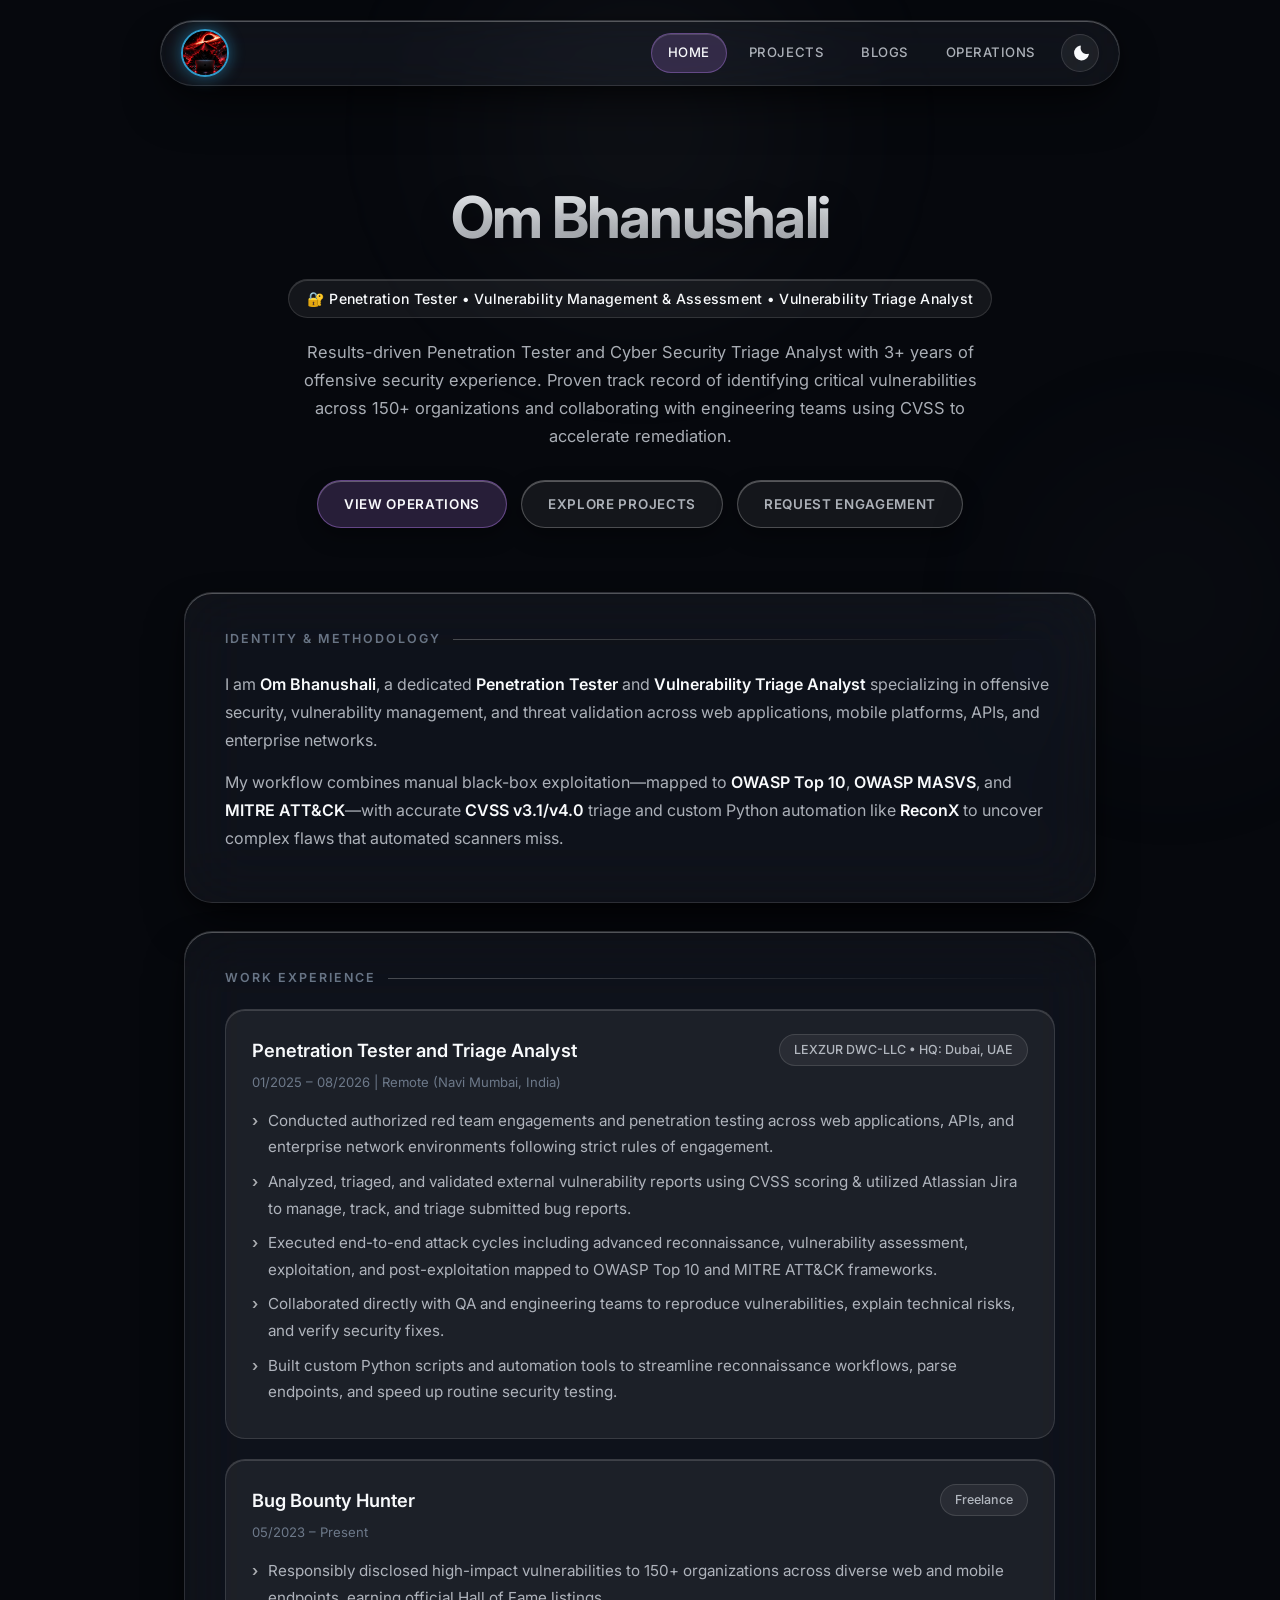
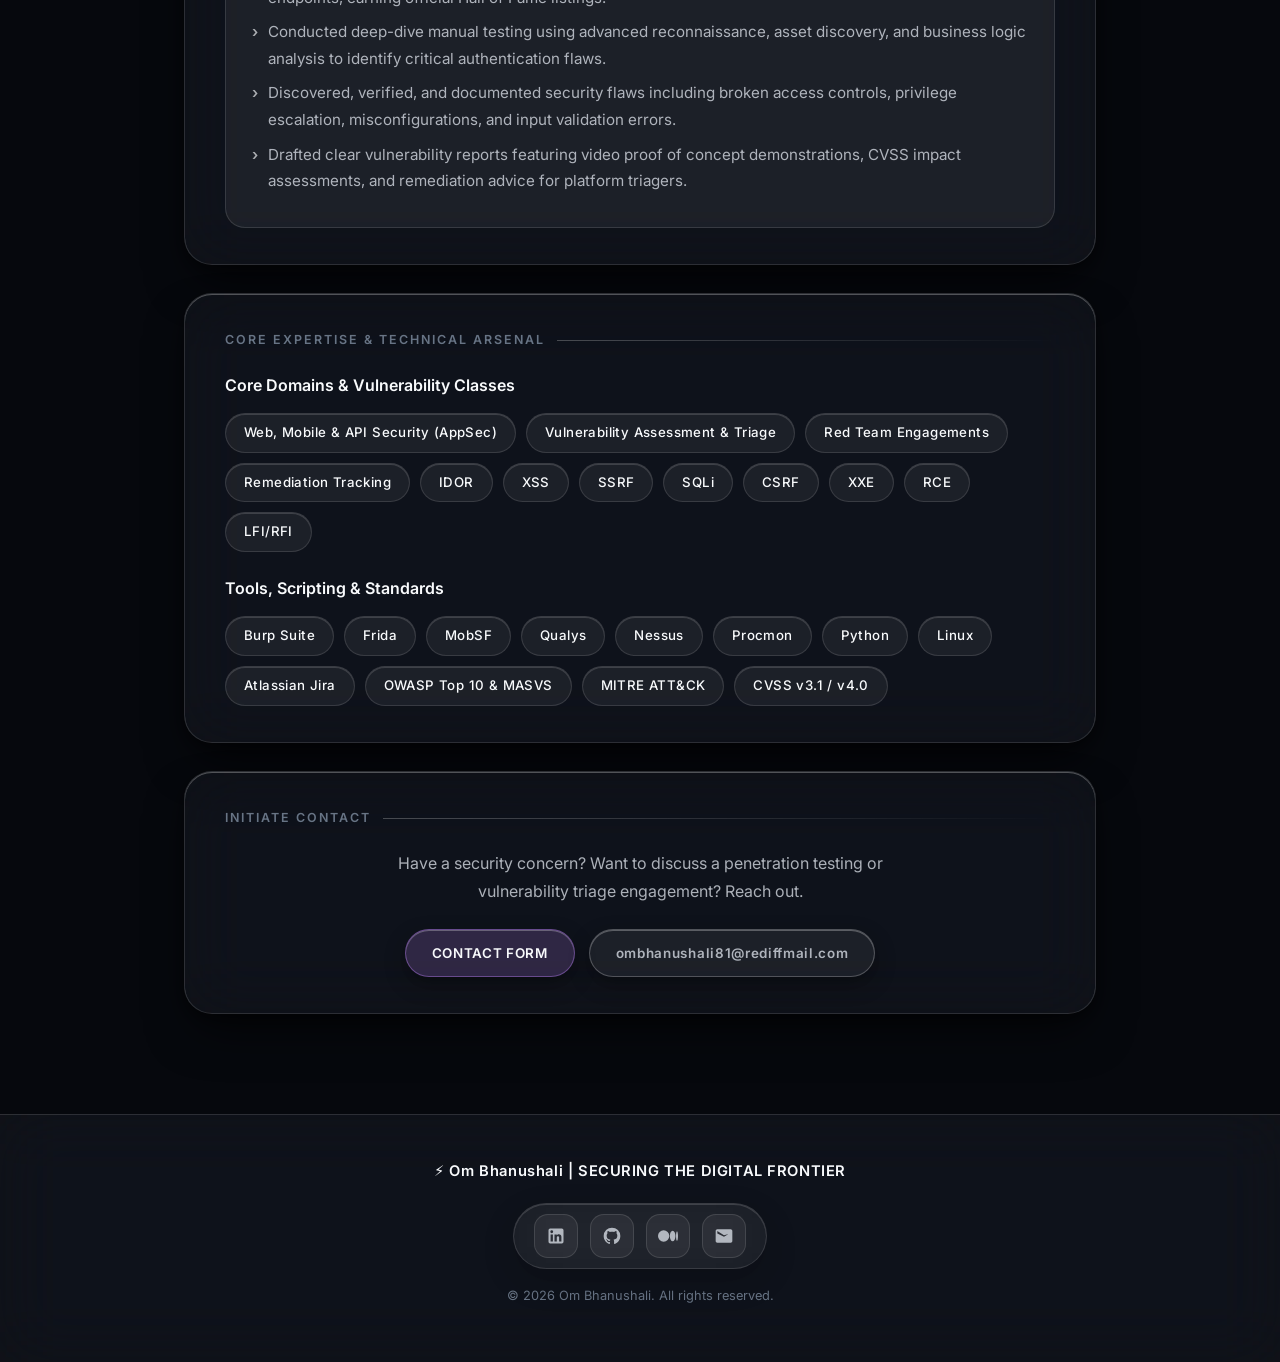
<file: index.html>
<!DOCTYPE html>
<html lang="en">
<head>
    <meta charset="UTF-8">
    <meta name="viewport" content="width=device-width, initial-scale=1.0">
    <meta name="description" content="Om Bhanushali | Penetration Tester, Vulnerability Management & Assessment, Vulnerability Triage Analyst">
    <title>Om Bhanushali | Penetration Tester & Vulnerability Triage Analyst</title>
    <link rel="preconnect" href="https://fonts.googleapis.com">
    <link rel="preconnect" href="https://fonts.gstatic.com" crossorigin>
    <link href="https://fonts.googleapis.com/css2?family=Inter:wght@300;400;500;600;700&display=swap" rel="stylesheet">
    <link rel="stylesheet" href="style.css">
    <link href="https://unpkg.com/aos@2.3.1/dist/aos.css" rel="stylesheet">
</head>
<body>
    <div class="cursor-dot"></div>

    <div class="spatial-ambient" aria-hidden="true">
        <div class="ambient-orb orb-primary"></div>
        <div class="ambient-orb orb-secondary"></div>
    </div>

    <nav class="glass-nav">
        <a href="index.html" class="nav-brand" title="Om Bhanushali">
            <img src="Cyber-Ninja%20Hacker%20Before%20a%20Black%20Hole.png" onerror="this.onerror=null; this.src='https://avatars.githubusercontent.com/u/177189664?v=4';" alt="Om Bhanushali Logo" class="nav-avatar">
        </a>
        
        <div class="nav-right-cluster">
            <div class="nav-links">
                <a href="index.html" class="active">HOME</a>
                <a href="projects.html">PROJECTS</a>
                <a href="blogs.html">BLOGS</a>
                <a href="op.html">OPERATIONS</a>
            </div>
            
            <button id="theme-toggle" class="theme-toggle-btn" title="Toggle Light/Dark Mode">
                <svg id="sun-icon" viewBox="0 0 24 24" style="display: none;">
                    <path d="M12 18a6 6 0 1 1 0-12 6 6 0 0 1 0 12zM11 1h2v3h-2V1zm0 19h2v3h-2v-3zM3.515 4.929l1.414-1.414L7.05 5.636 5.636 7.05 3.515 4.929zM16.95 18.364l1.414-1.414 2.121 2.121-1.414 1.414-2.121-2.121zM1 11h3v2H1v-2zm19 0h3v2h-3v-2zM5.636 16.95l1.414 1.414-2.121 2.121-1.414-1.414 2.121-2.121zM18.364 5.636l1.414 1.414-2.121 2.121-1.414-1.414 2.121-2.121z"/>
                </svg>
                <svg id="moon-icon" viewBox="0 0 24 24">
                    <path d="M12.3 2.05a1 1 0 0 1 .75 1.18 8 8 0 0 0 9.72 9.72 1 1 0 0 1 1.18.75 10 10 0 1 1-11.65-11.65z"/>
                </svg>
            </button>
        </div>
    </nav>

    <div class="container">
        <header class="hero text-center" data-aos="fade-down">
            <h1 class="glitch" data-text="Om Bhanushali">Om Bhanushali</h1>
            <p class="cyber-subtitle">
                🔐 Penetration Tester • Vulnerability Management & Assessment • Vulnerability Triage Analyst
            </p>
            <p class="hero-description">
                Results-driven Penetration Tester and Cyber Security Triage Analyst with 3+ years of offensive security experience. Proven track record of identifying critical vulnerabilities across 150+ organizations and collaborating with engineering teams using CVSS to accelerate remediation.
            </p>
            <div class="hero-actions">
                <a href="op.html" class="btn btn-primary">VIEW OPERATIONS</a>
                <a href="projects.html" class="btn btn-secondary">EXPLORE PROJECTS</a>
                <a href="op.html#contact-form" class="btn btn-secondary">REQUEST ENGAGEMENT</a>
            </div>
        </header>

        <section id="identity" class="glass-panel chamber" data-aos="fade-up">
            <h2 class="neon-heading">IDENTITY & METHODOLOGY</h2>
            <p class="section-text">
                I am <strong>Om Bhanushali</strong>, a dedicated <strong>Penetration Tester</strong> and <strong>Vulnerability Triage Analyst</strong> specializing in offensive security, vulnerability management, and threat validation across web applications, mobile platforms, APIs, and enterprise networks.
            </p>
            <p class="section-text">
                My workflow combines manual black-box exploitation—mapped to <strong>OWASP Top 10</strong>, <strong>OWASP MASVS</strong>, and <strong>MITRE ATT&CK</strong>—with accurate <strong>CVSS v3.1/v4.0</strong> triage and custom Python automation like <strong>ReconX</strong> to uncover complex flaws that automated scanners miss.
            </p>
        </section>

        <section id="experience" class="glass-panel chamber" data-aos="fade-up">
            <h2 class="neon-heading">WORK EXPERIENCE</h2>
            
            <div class="experience-item">
                <div class="experience-header">
                    <h3 class="role-title">Penetration Tester and Triage Analyst</h3>
                    <span class="company-badge">LEXZUR DWC-LLC • HQ: Dubai, UAE</span>
                </div>
                <p class="experience-meta">01/2025 – 08/2026 | Remote (Navi Mumbai, India)</p>
                <ul class="spatial-list">
                    <li><span class="list-indicator">›</span> Conducted authorized red team engagements and penetration testing across web applications, APIs, and enterprise network environments following strict rules of engagement.</li>
                    <li><span class="list-indicator">›</span> Analyzed, triaged, and validated external vulnerability reports using CVSS scoring & utilized Atlassian Jira to manage, track, and triage submitted bug reports.</li>
                    <li><span class="list-indicator">›</span> Executed end-to-end attack cycles including advanced reconnaissance, vulnerability assessment, exploitation, and post-exploitation mapped to OWASP Top 10 and MITRE ATT&CK frameworks.</li>
                    <li><span class="list-indicator">›</span> Collaborated directly with QA and engineering teams to reproduce vulnerabilities, explain technical risks, and verify security fixes.</li>
                    <li><span class="list-indicator">›</span> Built custom Python scripts and automation tools to streamline reconnaissance workflows, parse endpoints, and speed up routine security testing.</li>
                </ul>
            </div>

            <div class="experience-item" style="margin-top: 20px;">
                <div class="experience-header">
                    <h3 class="role-title">Bug Bounty Hunter</h3>
                    <span class="company-badge">Freelance</span>
                </div>
                <p class="experience-meta">05/2023 – Present</p>
                <ul class="spatial-list">
                    <li><span class="list-indicator">›</span> Responsibly disclosed high-impact vulnerabilities to 150+ organizations across diverse web and mobile endpoints, earning official Hall of Fame listings.</li>
                    <li><span class="list-indicator">›</span> Conducted deep-dive manual testing using advanced reconnaissance, asset discovery, and business logic analysis to identify critical authentication flaws.</li>
                    <li><span class="list-indicator">›</span> Discovered, verified, and documented security flaws including broken access controls, privilege escalation, misconfigurations, and input validation errors.</li>
                    <li><span class="list-indicator">›</span> Drafted clear vulnerability reports featuring video proof of concept demonstrations, CVSS impact assessments, and remediation advice for platform triagers.</li>
                </ul>
            </div>
        </section>

        <section id="expertise" class="glass-panel chamber" data-aos="fade-up">
            <h2 class="neon-heading">CORE EXPERTISE & TECHNICAL ARSENAL</h2>
            <p class="section-text"><strong>Core Domains & Vulnerability Classes</strong></p>
            <div class="expertise-grid" style="margin-bottom: 22px;">
                <span class="spatial-pill">Web, Mobile & API Security (AppSec)</span>
                <span class="spatial-pill">Vulnerability Assessment & Triage</span>
                <span class="spatial-pill">Red Team Engagements</span>
                <span class="spatial-pill">Remediation Tracking</span>
                <span class="spatial-pill">IDOR</span>
                <span class="spatial-pill">XSS</span>
                <span class="spatial-pill">SSRF</span>
                <span class="spatial-pill">SQLi</span>
                <span class="spatial-pill">CSRF</span>
                <span class="spatial-pill">XXE</span>
                <span class="spatial-pill">RCE</span>
                <span class="spatial-pill">LFI/RFI</span>
            </div>

            <p class="section-text"><strong>Tools, Scripting & Standards</strong></p>
            <div class="expertise-grid">
                <span class="spatial-pill">Burp Suite</span>
                <span class="spatial-pill">Frida</span>
                <span class="spatial-pill">MobSF</span>
                <span class="spatial-pill">Qualys</span>
                <span class="spatial-pill">Nessus</span>
                <span class="spatial-pill">Procmon</span>
                <span class="spatial-pill">Python</span>
                <span class="spatial-pill">Linux</span>
                <span class="spatial-pill">Atlassian Jira</span>
                <span class="spatial-pill">OWASP Top 10 & MASVS</span>
                <span class="spatial-pill">MITRE ATT&CK</span>
                <span class="spatial-pill">CVSS v3.1 / v4.0</span>
            </div>
        </section>

        <section id="contact" class="glass-panel chamber contact-chamber" data-aos="fade-up" style="text-align: center;">
            <h2 class="neon-heading" style="justify-content: center;">INITIATE CONTACT</h2>
            <p class="section-text" style="max-width: 540px; margin: 0 auto 24px;">
                Have a security concern? Want to discuss a penetration testing or vulnerability triage engagement? Reach out.
            </p>
            <div class="hero-actions">
                <a href="op.html#contact-form" class="btn btn-primary">CONTACT FORM</a>
                <a href="mailto:ombhanushali81@rediffmail.com" class="btn btn-secondary">ombhanushali81@rediffmail.com</a>
            </div>
        </section>
    </div>

    <footer class="glass-footer">
        <p class="footer-tagline">⚡ Om Bhanushali | SECURING THE DIGITAL FRONTIER</p>
        
        <div class="glass-social-dock">
            <a href="https://www.linkedin.com/in/tsxninja" target="_blank" rel="noopener noreferrer" class="social-icon-btn" title="LinkedIn">
                <svg viewBox="0 0 24 24"><path d="M19 3a2 2 0 0 1 2 2v14a2 2 0 0 1-2 2H5a2 2 0 0 1-2-2V5a2 2 0 0 1 2-2h14m-.5 15.5v-5.3a3.26 3.26 0 0 0-3.26-3.26c-.85 0-1.84.52-2.28 1.3v-1.11h-2.79v8.37h2.79v-4.93c0-.77.62-1.4 1.39-1.4a1.4 1.4 0 0 1 1.4 1.4v4.93h2.75M6.88 8.56a1.68 1.68 0 0 0 1.68-1.68c0-.93-.75-1.69-1.68-1.69a1.69 1.69 0 0 0-1.69 1.69c0 .93.76 1.68 1.69 1.68m1.39 9.94v-8.37H5.5v8.37h2.77z"/></svg>
            </a>
            <a href="https://github.com/tsx-ninja" target="_blank" rel="noopener noreferrer" class="social-icon-btn" title="GitHub">
                <svg viewBox="0 0 24 24"><path d="M12 2A10 10 0 0 0 2 12c0 4.42 2.87 8.17 6.84 9.5.5.08.66-.23.66-.5v-1.69c-2.77.6-3.36-1.34-3.36-1.34-.46-1.16-1.11-1.47-1.11-1.47-.91-.62.07-.6.07-.6 1 .07 1.53 1.03 1.53 1.03.87 1.52 2.34 1.07 2.91.83.1-.65.35-1.09.63-1.34-2.22-.25-4.55-1.11-4.55-4.92 0-1.11.38-2 1.03-2.71-.1-.25-.45-1.29.1-2.64 0 0 .84-.27 2.75 1.02.79-.22 1.65-.33 2.5-.33.85 0 1.71.11 2.5.33 1.91-1.29 2.75-1.02 2.75-1.02.55 1.35.2 2.39.1 2.64.65.71 1.03 1.6 1.03 2.71 0 3.82-2.34 4.66-4.57 4.91.36.31.69.92.69 1.85V21c0 .27.16.59.67.5C19.14 20.16 22 16.42 22 12A10 10 0 0 0 12 2z"/></svg>
            </a>
            <a href="https://medium.com/@tsxninja2004" target="_blank" rel="noopener noreferrer" class="social-icon-btn" title="Medium">
                <svg viewBox="0 0 24 24"><path d="M13.54 12a6.8 6.8 0 01-6.77 6.82A6.8 6.8 0 010 12a6.8 6.8 0 016.77-6.82A6.8 6.8 0 0113.54 12zM20.96 12c0 3.54-1.51 6.42-3.38 6.42-1.87 0-3.39-2.88-3.39-6.42s1.52-6.42 3.39-6.42 3.38 2.88 3.38 6.42M24 12c0 3.17-.53 5.75-1.19 5.75-.66 0-1.19-2.58-1.19-5.75s.53-5.75 1.19-5.75C23.47 6.25 24 8.83 24 12z"/></svg>
            </a>
            <a href="mailto:ombhanushali81@rediffmail.com" class="social-icon-btn" title="Email">
                <svg viewBox="0 0 24 24"><path d="M20 4H4c-1.1 0-1.99.9-1.99 2L2 18c0 1.1.9 2 2 2h16c1.1 0 2-.9 2-2V6c0-1.1-.9-2-2-2zm0 4l-8 5-8-4V6l8 5 8-2v2z"/></svg>
            </a>
        </div>

        <p class="footer-copy">&copy; 2026 Om Bhanushali. All rights reserved.</p>
    </footer>

    <script src="https://unpkg.com/aos@2.3.1/dist/aos.js"></script>
    <script>
        AOS.init({ duration: 900, once: true });
        
        const dot = document.querySelector('.cursor-dot');
        if (dot) {
            window.addEventListener('mousemove', (e) => {
                dot.style.opacity = '1';
                dot.style.transform = `translate(${e.clientX - 6}px, ${e.clientY - 6}px)`;
            });
            document.addEventListener('mouseleave', () => {
                dot.style.opacity = '0';
            });
            document.addEventListener('mouseenter', () => {
                dot.style.opacity = '1';
            });
            window.addEventListener('blur', () => {
                dot.style.opacity = '0';
            });
            window.addEventListener('focus', () => {
                dot.style.opacity = '1';
            });
        }

        const themeToggleBtn = document.getElementById('theme-toggle');
        const sunIcon = document.getElementById('sun-icon');
        const moonIcon = document.getElementById('moon-icon');
        const currentTheme = localStorage.getItem('theme') || 'dark';
        if (currentTheme === 'light') {
            document.documentElement.setAttribute('data-theme', 'light');
            if (sunIcon) sunIcon.style.display = 'block';
            if (moonIcon) moonIcon.style.display = 'none';
        } else {
            document.documentElement.removeAttribute('data-theme');
            if (sunIcon) sunIcon.style.display = 'none';
            if (moonIcon) moonIcon.style.display = 'block';
        }

        if (themeToggleBtn) {
            themeToggleBtn.addEventListener('click', () => {
                let theme = document.documentElement.getAttribute('data-theme');
                if (theme === 'light') {
                    document.documentElement.removeAttribute('data-theme');
                    localStorage.setItem('theme', 'dark');
                    if (sunIcon) sunIcon.style.display = 'none';
                    if (moonIcon) moonIcon.style.display = 'block';
                } else {
                    document.documentElement.setAttribute('data-theme', 'light');
                    localStorage.setItem('theme', 'light');
                    if (sunIcon) sunIcon.style.display = 'block';
                    if (moonIcon) moonIcon.style.display = 'none';
                }
            });
        }

        document.querySelectorAll('.glass-panel, .spatial-card').forEach((el) => {
            el.addEventListener('mousemove', (e) => {
                const rect = el.getBoundingClientRect();
                const x = e.clientX - rect.left;
                const y = e.clientY - rect.top;
                const rotateX = ((y - rect.height/2)/(rect.height/2)) * -3;
                const rotateY = ((x - rect.width/2)/(rect.width/2)) * 3;
                el.style.transition = 'transform 0.08s ease-out';
                el.style.transform = `perspective(1000px) rotateX(${rotateX.toFixed(2)}deg) rotateY(${rotateY.toFixed(2)}deg) scale3d(1.006, 1.006, 1.006)`;
                el.style.setProperty('--mouse-x', `${x}px`);
                el.style.setProperty('--mouse-y', `${y}px`);
            });
            el.addEventListener('mouseleave', () => {
                el.style.transition = 'transform 0.55s cubic-bezier(0.22, 1, 0.36, 1)';
                el.style.transform = 'perspective(1000px) rotateX(0deg) rotateY(0deg) scale3d(1, 1, 1)';
            });
        });
    </script>
</body>
</html>
</file>
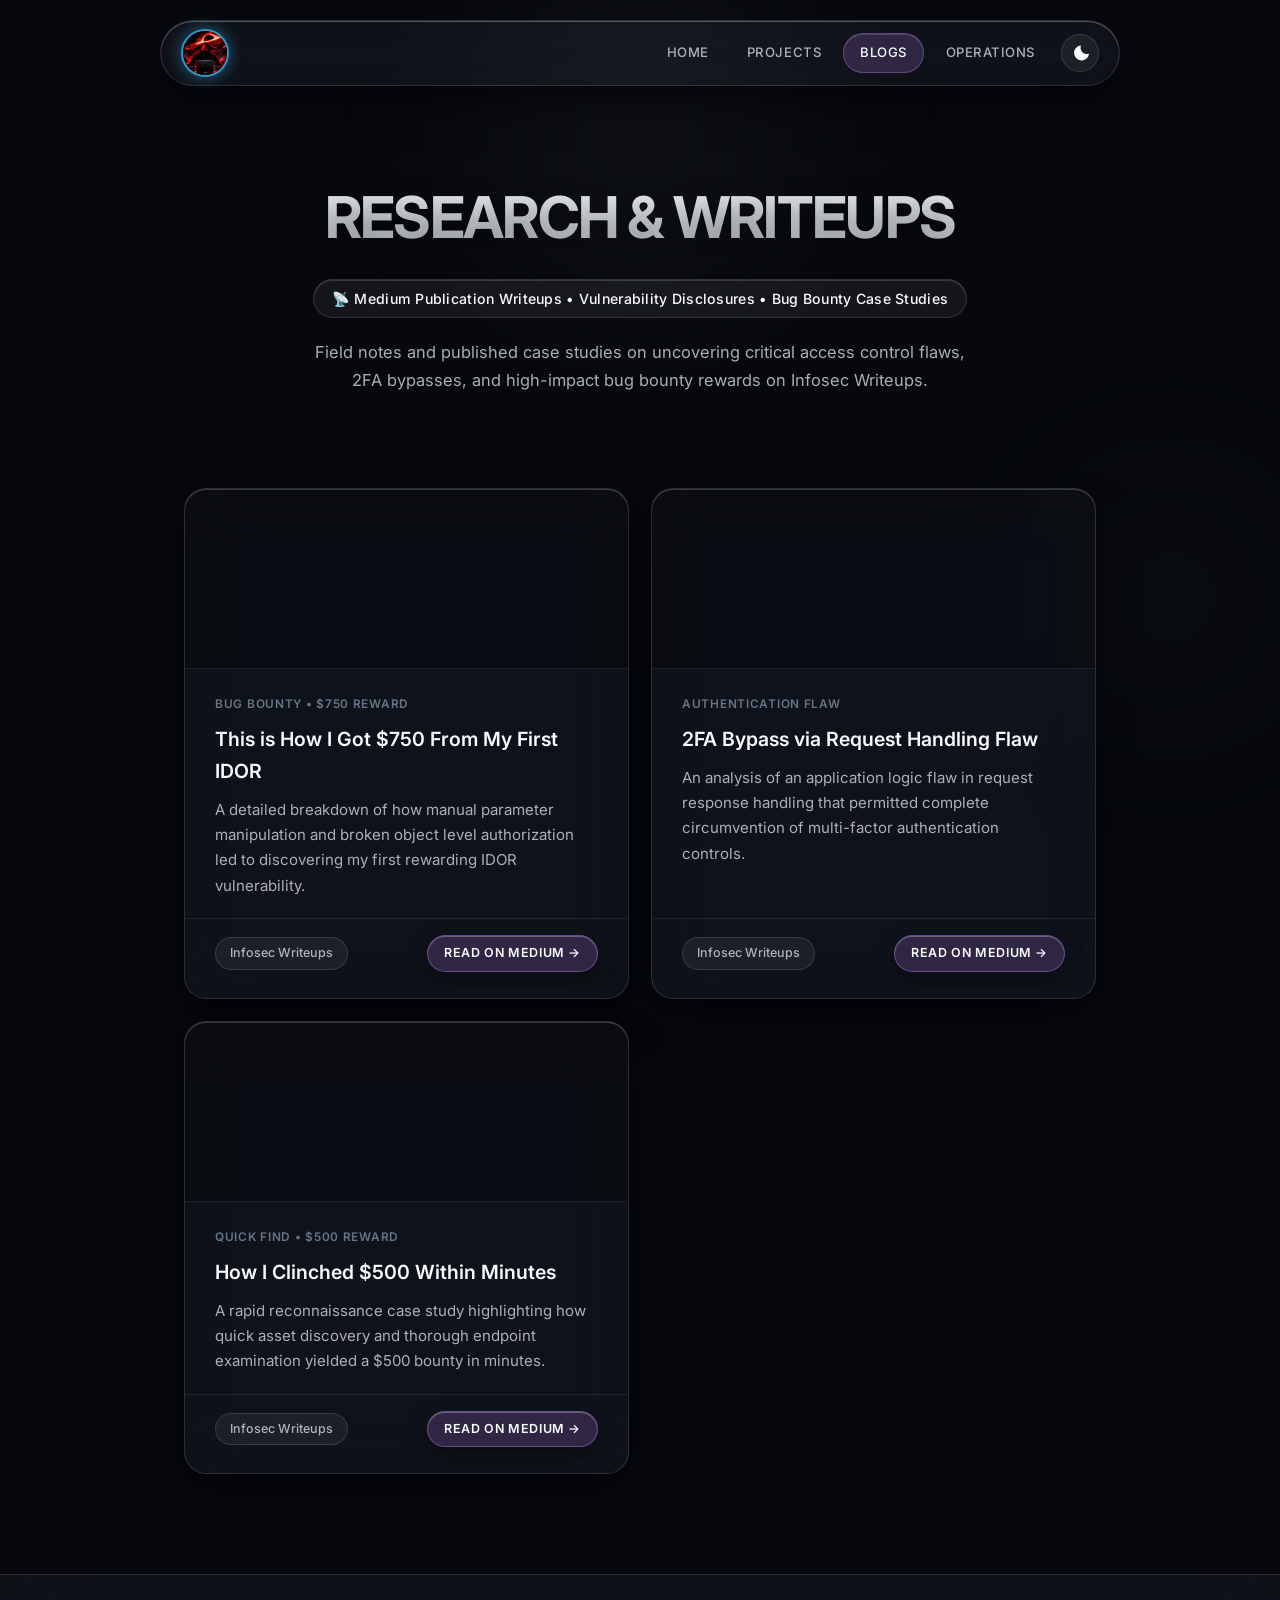
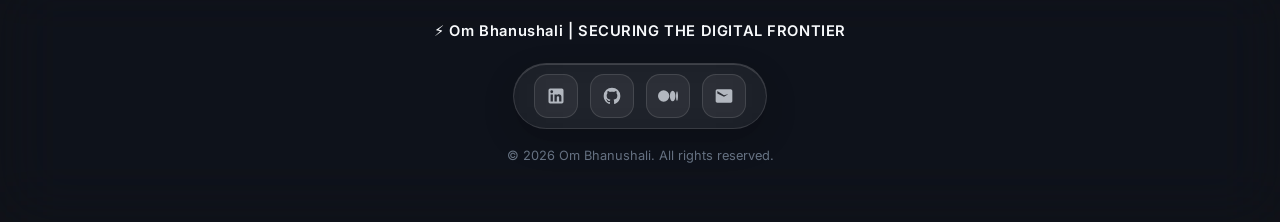
<file: blogs.html>
<!DOCTYPE html>
<html lang="en">
<head>
    <meta charset="UTF-8">
    <meta name="viewport" content="width=device-width, initial-scale=1.0">
    <meta name="description" content="Technical Writeups & Vulnerability Triage Insights | Om Bhanushali">
    <title>Research & Writeups | Om Bhanushali</title>
    <link rel="preconnect" href="https://fonts.googleapis.com">
    <link rel="preconnect" href="https://fonts.gstatic.com" crossorigin>
    <link href="https://fonts.googleapis.com/css2?family=Inter:wght@300;400;500;600;700&display=swap" rel="stylesheet">
    <link rel="stylesheet" href="style.css">
    <link href="https://unpkg.com/aos@2.3.1/dist/aos.css" rel="stylesheet">
</head>
<body>
    <div class="cursor-dot"></div>

    <div class="spatial-ambient" aria-hidden="true">
        <div class="ambient-orb orb-primary"></div>
        <div class="ambient-orb orb-secondary"></div>
    </div>

    <nav class="glass-nav">
        <a href="index.html" class="nav-brand" title="Om Bhanushali">
            <img src="Cyber-Ninja%20Hacker%20Before%20a%20Black%20Hole.png" onerror="this.onerror=null; this.src='https://avatars.githubusercontent.com/u/177189664?v=4';" alt="Om Bhanushali Logo" class="nav-avatar">
        </a>
        
        <div class="nav-right-cluster">
            <div class="nav-links">
                <a href="index.html">HOME</a>
                <a href="projects.html">PROJECTS</a>
                <a href="blogs.html" class="active">BLOGS</a>
                <a href="op.html">OPERATIONS</a>
            </div>
            
            <button id="theme-toggle" class="theme-toggle-btn" title="Toggle Light/Dark Mode">
                <svg id="sun-icon" viewBox="0 0 24 24" style="display: none;">
                    <path d="M12 18a6 6 0 1 1 0-12 6 6 0 0 1 0 12zM11 1h2v3h-2V1zm0 19h2v3h-2v-3zM3.515 4.929l1.414-1.414L7.05 5.636 5.636 7.05 3.515 4.929zM16.95 18.364l1.414-1.414 2.121 2.121-1.414 1.414-2.121-2.121zM1 11h3v2H1v-2zm19 0h3v2h-3v-2zM5.636 16.95l1.414 1.414-2.121 2.121-1.414-1.414 2.121-2.121zM18.364 5.636l1.414 1.414-2.121 2.121-1.414-1.414 2.121-2.121z"/>
                </svg>
                <svg id="moon-icon" viewBox="0 0 24 24">
                    <path d="M12.3 2.05a1 1 0 0 1 .75 1.18 8 8 0 0 0 9.72 9.72 1 1 0 0 1 1.18.75 10 10 0 1 1-11.65-11.65z"/>
                </svg>
            </button>
        </div>
    </nav>

    <div class="container">
        <header class="hero text-center" data-aos="fade-down">
            <h1 class="glitch" data-text="RESEARCH & WRITEUPS">RESEARCH & WRITEUPS</h1>
            <p class="cyber-subtitle">
                📡 Medium Publication Writeups • Vulnerability Disclosures • Bug Bounty Case Studies
            </p>
            <p class="hero-description">
                Field notes and published case studies on uncovering critical access control flaws, 2FA bypasses, and high-impact bug bounty rewards on Infosec Writeups.
            </p>
        </header>

        <div class="spatial-grid-2" data-aos="fade-up" style="display: grid; grid-template-columns: repeat(auto-fit, minmax(380px, 1fr)); gap: 22px; margin-bottom: 28px;">
            <!-- Blog 1: IDOR ($750) -->
            <article class="spatial-card blog-card">
                <div class="blog-image-wrapper">
                    <img src="https://miro.medium.com/v2/resize:fit:1400/format:webp/1*5W4q7N8m87V6hXW3QzZ41A.png" alt="IDOR Writeup Cover" loading="lazy" onerror="this.src='https://images.unsplash.com/photo-1526374965328-7f61d4dc18c5?auto=format&fit=crop&w=800&q=80'">
                </div>
                <div class="blog-content">
                    <span class="card-tag">BUG BOUNTY • $750 REWARD</span>
                    <h2 class="card-title">
                        <a href="https://infosecwriteups.com/this-is-how-i-got-750-from-my-first-idor-8058061c65ba" target="_blank" rel="noopener noreferrer">
                            This is How I Got $750 From My First IDOR
                        </a>
                    </h2>
                    <p class="card-desc">
                        A detailed breakdown of how manual parameter manipulation and broken object level authorization led to discovering my first rewarding IDOR vulnerability.
                    </p>
                </div>
                <div class="card-footer" style="padding: 16px 30px 26px; margin-top: auto; border-top: 1px solid rgba(255, 255, 255, 0.08); display: flex; align-items: center; justify-content: space-between;">
                    <span class="company-badge">Infosec Writeups</span>
                    <a href="https://infosecwriteups.com/this-is-how-i-got-750-from-my-first-idor-8058061c65ba" target="_blank" rel="noopener noreferrer" class="btn btn-primary" style="padding: 7px 16px; font-size: 0.78rem;">READ ON MEDIUM →</a>
                </div>
            </article>

            <!-- Blog 2: 2FA Bypass -->
            <article class="spatial-card blog-card">
                <div class="blog-image-wrapper">
                    <img src="https://miro.medium.com/v2/resize:fit:1400/format:webp/1*8z2W6q7N8m87V6hXW3QzZ4.png" alt="2FA Bypass Cover" loading="lazy" onerror="this.src='https://images.unsplash.com/photo-1563986768609-322da13575f3?auto=format&fit=crop&w=800&q=80'">
                </div>
                <div class="blog-content">
                    <span class="card-tag">AUTHENTICATION FLAW</span>
                    <h2 class="card-title">
                        <a href="https://infosecwriteups.com/2fa-bypass-via-request-handling-flaw-e4cf21bb4c55" target="_blank" rel="noopener noreferrer">
                            2FA Bypass via Request Handling Flaw
                        </a>
                    </h2>
                    <p class="card-desc">
                        An analysis of an application logic flaw in request response handling that permitted complete circumvention of multi-factor authentication controls.
                    </p>
                </div>
                <div class="card-footer" style="padding: 16px 30px 26px; margin-top: auto; border-top: 1px solid rgba(255, 255, 255, 0.08); display: flex; align-items: center; justify-content: space-between;">
                    <span class="company-badge">Infosec Writeups</span>
                    <a href="https://infosecwriteups.com/2fa-bypass-via-request-handling-flaw-e4cf21bb4c55" target="_blank" rel="noopener noreferrer" class="btn btn-primary" style="padding: 7px 16px; font-size: 0.78rem;">READ ON MEDIUM →</a>
                </div>
            </article>

            <!-- Blog 3: $500 in Minutes -->
            <article class="spatial-card blog-card">
                <div class="blog-image-wrapper">
                    <img src="https://miro.medium.com/v2/resize:fit:1400/format:webp/1*3x2W6q7N8m87V6hXW3.png" alt="$500 Bug Bounty Cover" loading="lazy" onerror="this.src='https://images.unsplash.com/photo-1550751827-4bd374c3f58b?auto=format&fit=crop&w=800&q=80'">
                </div>
                <div class="blog-content">
                    <span class="card-tag">QUICK FIND • $500 REWARD</span>
                    <h2 class="card-title">
                        <a href="https://github.com/tsx-ninja/tsx-ninja.github.io5" target="_blank" rel="noopener noreferrer">
                            How I Clinched $500 Within Minutes
                        </a>
                    </h2>
                    <p class="card-desc">
                        A rapid reconnaissance case study highlighting how quick asset discovery and thorough endpoint examination yielded a $500 bounty in minutes.
                    </p>
                </div>
                <div class="card-footer" style="padding: 16px 30px 26px; margin-top: auto; border-top: 1px solid rgba(255, 255, 255, 0.08); display: flex; align-items: center; justify-content: space-between;">
                    <span class="company-badge">Infosec Writeups</span>
                    <a href="https://infosecwriteups.com/how-i-clinched-500-within-minutes-5b828ad0f5a4" target="_blank" rel="noopener noreferrer" class="btn btn-primary" style="padding: 7px 16px; font-size: 0.78rem;">READ ON MEDIUM →</a>
                </div>
            </article>
        </div>
    </div>

    <footer class="glass-footer">
        <p class="footer-tagline">⚡ Om Bhanushali | SECURING THE DIGITAL FRONTIER</p>
        
        <div class="glass-social-dock">
            <a href="https://www.linkedin.com/in/tsxninja" target="_blank" rel="noopener noreferrer" class="social-icon-btn" title="LinkedIn">
                <svg viewBox="0 0 24 24"><path d="M19 3a2 2 0 0 1 2 2v14a2 2 0 0 1-2 2H5a2 2 0 0 1-2-2V5a2 2 0 0 1 2-2h14m-.5 15.5v-5.3a3.26 3.26 0 0 0-3.26-3.26c-.85 0-1.84.52-2.28 1.3v-1.11h-2.79v8.37h2.79v-4.93c0-.77.62-1.4 1.39-1.4a1.4 1.4 0 0 1 1.4 1.4v4.93h2.75M6.88 8.56a1.68 1.68 0 0 0 1.68-1.68c0-.93-.75-1.69-1.68-1.69a1.69 1.69 0 0 0-1.69 1.69c0 .93.76 1.68 1.69 1.68m1.39 9.94v-8.37H5.5v8.37h2.77z"/></svg>
            </a>
            <a href="https://github.com/tsx-ninja" target="_blank" rel="noopener noreferrer" class="social-icon-btn" title="GitHub">
                <svg viewBox="0 0 24 24"><path d="M12 2A10 10 0 0 0 2 12c0 4.42 2.87 8.17 6.84 9.5.5.08.66-.23.66-.5v-1.69c-2.77.6-3.36-1.34-3.36-1.34-.46-1.16-1.11-1.47-1.11-1.47-.91-.62.07-.6.07-.6 1 .07 1.53 1.03 1.53 1.03.87 1.52 2.34 1.07 2.91.83.1-.65.35-1.09.63-1.34-2.22-.25-4.55-1.11-4.55-4.92 0-1.11.38-2 1.03-2.71-.1-.25-.45-1.29.1-2.64 0 0 .84-.27 2.75 1.02.79-.22 1.65-.33 2.5-.33.85 0 1.71.11 2.5.33 1.91-1.29 2.75-1.02 2.75-1.02.55 1.35.2 2.39.1 2.64.65.71 1.03 1.6 1.03 2.71 0 3.82-2.34 4.66-4.57 4.91.36.31.69.92.69 1.85V21c0 .27.16.59.67.5C19.14 20.16 22 16.42 22 12A10 10 0 0 0 12 2z"/></svg>
            </a>
            <a href="https://github.com/tsx-ninja/tsx-ninja.github.io7" target="_blank" rel="noopener noreferrer" class="social-icon-btn" title="Medium">
                <svg viewBox="0 0 24 24"><path d="M13.54 12a6.8 6.8 0 01-6.77 6.82A6.8 6.8 0 010 12a6.8 6.8 0 016.77-6.82A6.8 6.8 0 0113.54 12zM20.96 12c0 3.54-1.51 6.42-3.38 6.42-1.87 0-3.39-2.88-3.39-6.42s1.52-6.42 3.39-6.42 3.38 2.88 3.38 6.42M24 12c0 3.17-.53 5.75-1.19 5.75-.66 0-1.19-2.58-1.19-5.75s.53-5.75 1.19-5.75C23.47 6.25 24 8.83 24 12z"/></svg>
            </a>
            <a href="mailto:ombhanushali81@rediffmail.com" class="social-icon-btn" title="Email">
                <svg viewBox="0 0 24 24"><path d="M20 4H4c-1.1 0-1.99.9-1.99 2L2 18c0 1.1.9 2 2 2h16c1.1 0 2-.9 2-2V6c0-1.1-.9-2-2-2zm0 4l-8 5-8-4V6l8 5 8-2v2z"/></svg>
            </a>
        </div>

        <p class="footer-copy">&copy; 2026 Om Bhanushali. All rights reserved.</p>
    </footer>

    <style>
        .blog-card { display: flex; flex-direction: column; overflow: hidden; padding: 0 !important; transition: transform 0.25s cubic-bezier(0.22, 1, 0.36, 1), box-shadow 0.25s ease, border-color 0.25s ease; }
        .blog-card:active { transform: scale(0.98) !important; }
        .blog-image-wrapper { width: 100%; height: 180px; overflow: hidden; border-bottom: 1px solid rgba(255, 255, 255, 0.08); background: rgba(0, 0, 0, 0.3); }
        .blog-image-wrapper img { width: 100%; height: 100%; object-fit: cover; transition: transform 0.5s ease; }
        .blog-card:hover .blog-image-wrapper img { transform: scale(1.04); }
        .blog-content { padding: 26px 30px 20px; flex: 1; display: flex; flex-direction: column; }
        .blog-card .card-title a { color: inherit; text-decoration: none; transition: color 0.2s ease; }
        .blog-card .card-title a:hover { color: #c084fc; }
    </style>

    <script src="https://unpkg.com/aos@2.3.1/dist/aos.js"></script>
    <script>
        AOS.init({ duration: 900, once: true });
        
        const dot = document.querySelector('.cursor-dot');
        if (dot) {
            window.addEventListener('mousemove', (e) => {
                dot.style.opacity = '1';
                dot.style.transform = `translate(${e.clientX - 6}px, ${e.clientY - 6}px)`;
            });
            document.addEventListener('mouseleave', () => {
                dot.style.opacity = '0';
            });
            document.addEventListener('mouseenter', () => {
                dot.style.opacity = '1';
            });
            window.addEventListener('blur', () => {
                dot.style.opacity = '0';
            });
            window.addEventListener('focus', () => {
                dot.style.opacity = '1';
            });
        }

        const themeToggleBtn = document.getElementById('theme-toggle');
        const sunIcon = document.getElementById('sun-icon');
        const moonIcon = document.getElementById('moon-icon');
        const currentTheme = localStorage.getItem('theme') || 'dark';
        if (currentTheme === 'light') {
            document.documentElement.setAttribute('data-theme', 'light');
            if (sunIcon) sunIcon.style.display = 'block';
            if (moonIcon) moonIcon.style.display = 'none';
        } else {
            document.documentElement.removeAttribute('data-theme');
            if (sunIcon) sunIcon.style.display = 'none';
            if (moonIcon) moonIcon.style.display = 'block';
        }

        if (themeToggleBtn) {
            themeToggleBtn.addEventListener('click', () => {
                let theme = document.documentElement.getAttribute('data-theme');
                if (theme === 'light') {
                    document.documentElement.removeAttribute('data-theme');
                    localStorage.setItem('theme', 'dark');
                    if (sunIcon) sunIcon.style.display = 'none';
                    if (moonIcon) moonIcon.style.display = 'block';
                } else {
                    document.documentElement.setAttribute('data-theme', 'light');
                    localStorage.setItem('theme', 'light');
                    if (sunIcon) sunIcon.style.display = 'block';
                    if (moonIcon) moonIcon.style.display = 'none';
                }
            });
        }

        document.querySelectorAll('.glass-panel, .spatial-card').forEach((el) => {
            el.addEventListener('mousemove', (e) => {
                const rect = el.getBoundingClientRect();
                const x = e.clientX - rect.left;
                const y = e.clientY - rect.top;
                const rotateX = ((y - rect.height/2)/(rect.height/2)) * -3;
                const rotateY = ((x - rect.width/2)/(rect.width/2)) * 3;
                el.style.transition = 'transform 0.08s ease-out';
                el.style.transform = `perspective(1000px) rotateX(${rotateX.toFixed(2)}deg) rotateY(${rotateY.toFixed(2)}deg) scale3d(1.006, 1.006, 1.006)`;
                el.style.setProperty('--mouse-x', `${x}px`);
                el.style.setProperty('--mouse-y', `${y}px`);
            });
            el.addEventListener('mouseleave', () => {
                el.style.transition = 'transform 0.55s cubic-bezier(0.22, 1, 0.36, 1)';
                el.style.transform = 'perspective(1000px) rotateX(0deg) rotateY(0deg) scale3d(1, 1, 1)';
            });
        });
    </script>
</body>
</html>
</file>
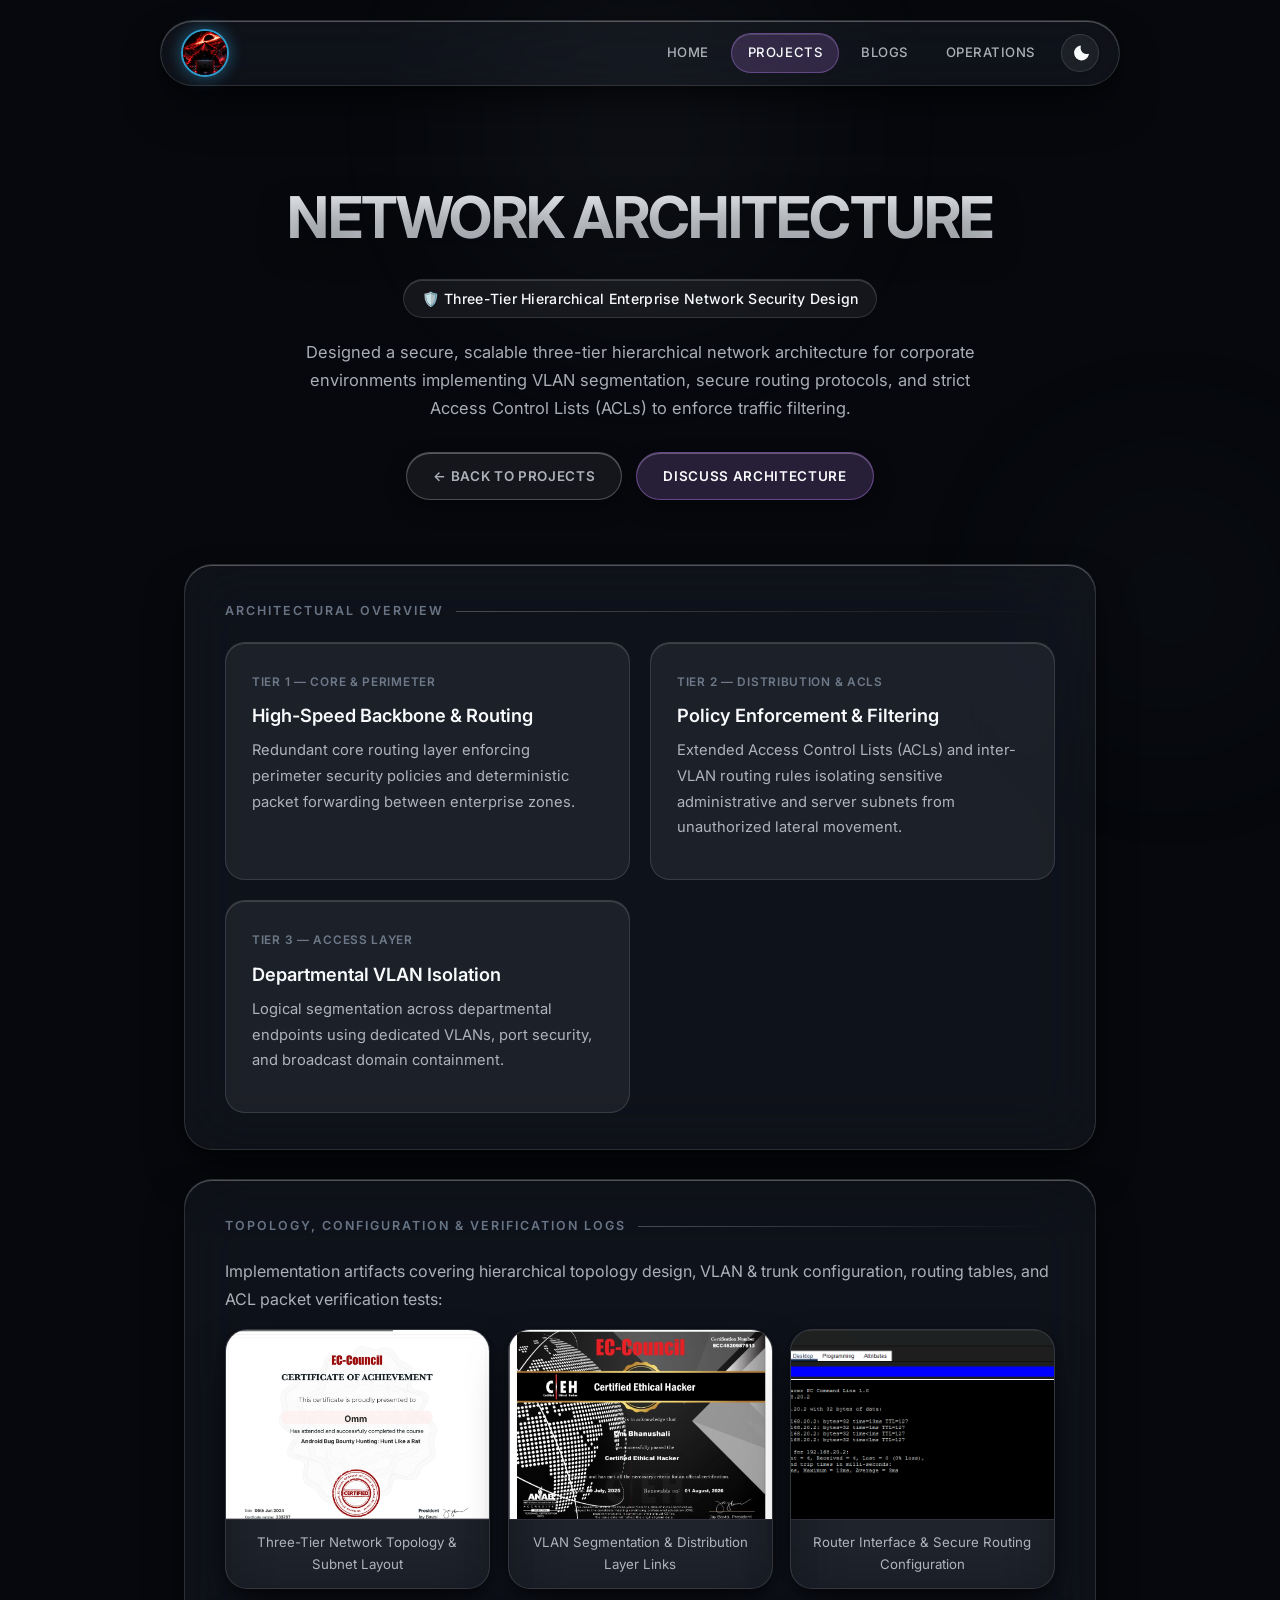
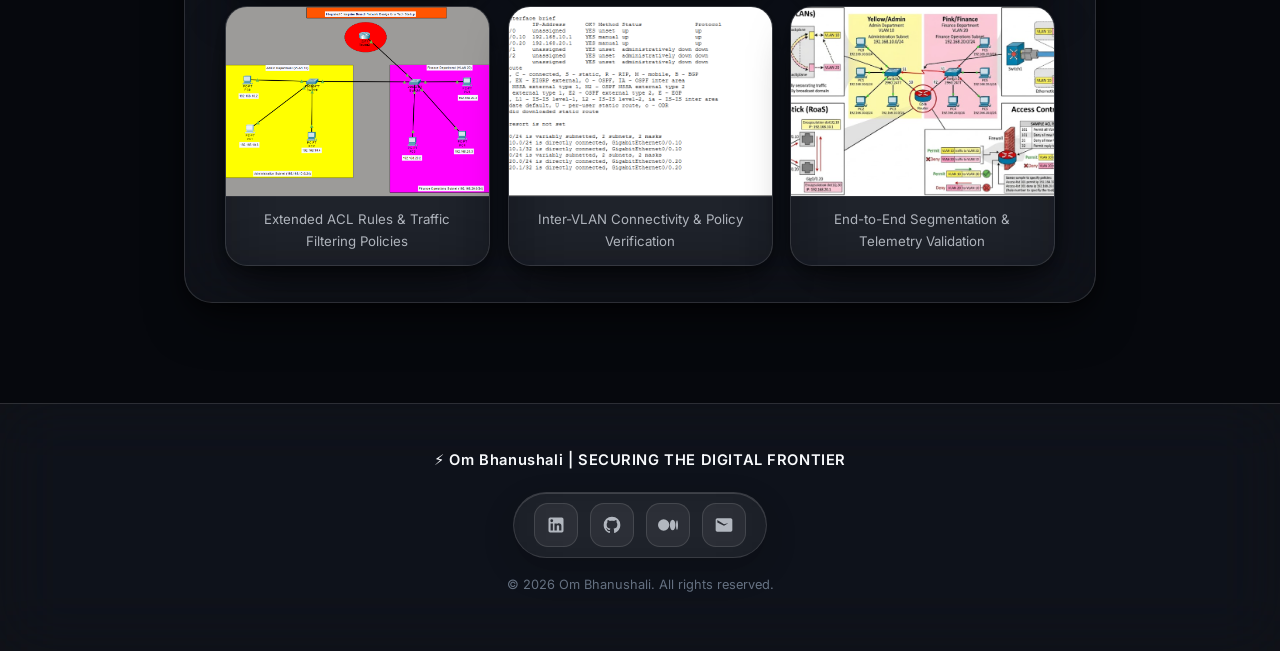
<file: cce1.html>
<!DOCTYPE html>
<html lang="en">
<head>
    <meta charset="UTF-8">
    <meta name="viewport" content="width=device-width, initial-scale=1.0">
    <meta name="description" content="Enterprise Network Security Architecture | Om Bhanushali">
    <title>Enterprise Network Security Architecture | Om Bhanushali</title>
    <link rel="preconnect" href="https://fonts.googleapis.com">
    <link rel="preconnect" href="https://fonts.gstatic.com" crossorigin>
    <link href="https://fonts.googleapis.com/css2?family=Inter:wght@300;400;500;600;700&display=swap" rel="stylesheet">
    <link rel="stylesheet" href="style.css">
    <link href="https://unpkg.com/aos@2.3.1/dist/aos.css" rel="stylesheet">
</head>
<body>
    <div class="cursor-dot"></div>

    <div class="spatial-ambient" aria-hidden="true">
        <div class="ambient-orb orb-primary"></div>
        <div class="ambient-orb orb-secondary"></div>
    </div>

    <nav class="glass-nav">
        <a href="index.html" class="nav-brand" title="Om Bhanushali">
            <img src="Cyber-Ninja%20Hacker%20Before%20a%20Black%20Hole.png" onerror="this.onerror=null; this.src='https://avatars.githubusercontent.com/u/177189664?v=4';" alt="Om Bhanushali Logo" class="nav-avatar">
        </a>
        
        <div class="nav-right-cluster">
            <div class="nav-links">
                <a href="index.html">HOME</a>
                <a href="projects.html" class="active">PROJECTS</a>
                <a href="blogs.html">BLOGS</a>
                <a href="op.html">OPERATIONS</a>
            </div>
            
            <button id="theme-toggle" class="theme-toggle-btn" title="Toggle Light/Dark Mode">
                <svg id="sun-icon" viewBox="0 0 24 24" style="display: none;">
                    <path d="M12 18a6 6 0 1 1 0-12 6 6 0 0 1 0 12zM11 1h2v3h-2V1zm0 19h2v3h-2v-3zM3.515 4.929l1.414-1.414L7.05 5.636 5.636 7.05 3.515 4.929zM16.95 18.364l1.414-1.414 2.121 2.121-1.414 1.414-2.121-2.121zM1 11h3v2H1v-2zm19 0h3v2h-3v-2zM5.636 16.95l1.414 1.414-2.121 2.121-1.414-1.414 2.121-2.121zM18.364 5.636l1.414 1.414-2.121 2.121-1.414-1.414 2.121-2.121z"/>
                </svg>
                <svg id="moon-icon" viewBox="0 0 24 24">
                    <path d="M12.3 2.05a1 1 0 0 1 .75 1.18 8 8 0 0 0 9.72 9.72 1 1 0 0 1 1.18.75 10 10 0 1 1-11.65-11.65z"/>
                </svg>
            </button>
        </div>
    </nav>

    <div class="container">
        <header class="hero text-center" data-aos="fade-down">
            <h1 class="glitch" data-text="NETWORK ARCHITECTURE">NETWORK ARCHITECTURE</h1>
            <p class="cyber-subtitle">
                🛡️ Three-Tier Hierarchical Enterprise Network Security Design
            </p>
            <p class="hero-description">
                Designed a secure, scalable three-tier hierarchical network architecture for corporate environments implementing VLAN segmentation, secure routing protocols, and strict Access Control Lists (ACLs) to enforce traffic filtering.
            </p>
            <div class="hero-actions">
                <a href="projects.html" class="btn btn-secondary">← BACK TO PROJECTS</a>
                <a href="op.html#contact-form" class="btn btn-primary">DISCUSS ARCHITECTURE</a>
            </div>
        </header>

        <section class="glass-panel chamber" data-aos="fade-up">
            <h2 class="neon-heading">ARCHITECTURAL OVERVIEW</h2>
            <div class="spatial-grid" style="margin-bottom: 0;">
                <div class="experience-item" style="margin-bottom: 0;">
                    <span class="card-tag">TIER 1 — CORE & PERIMETER</span>
                    <h3 class="role-title">High-Speed Backbone & Routing</h3>
                    <p class="section-text" style="font-size: 0.92rem; margin-top: 8px;">
                        Redundant core routing layer enforcing perimeter security policies and deterministic packet forwarding between enterprise zones.
                    </p>
                </div>
                <div class="experience-item" style="margin-bottom: 0;">
                    <span class="card-tag">TIER 2 — DISTRIBUTION & ACLS</span>
                    <h3 class="role-title">Policy Enforcement & Filtering</h3>
                    <p class="section-text" style="font-size: 0.92rem; margin-top: 8px;">
                        Extended Access Control Lists (ACLs) and inter-VLAN routing rules isolating sensitive administrative and server subnets from unauthorized lateral movement.
                    </p>
                </div>
                <div class="experience-item" style="margin-bottom: 0;">
                    <span class="card-tag">TIER 3 — ACCESS LAYER</span>
                    <h3 class="role-title">Departmental VLAN Isolation</h3>
                    <p class="section-text" style="font-size: 0.92rem; margin-top: 8px;">
                        Logical segmentation across departmental endpoints using dedicated VLANs, port security, and broadcast domain containment.
                    </p>
                </div>
            </div>
        </section>

        <section class="glass-panel chamber" data-aos="fade-up">
            <h2 class="neon-heading">TOPOLOGY, CONFIGURATION & VERIFICATION LOGS</h2>
            <p class="section-text">
                Implementation artifacts covering hierarchical topology design, VLAN & trunk configuration, routing tables, and ACL packet verification tests:
            </p>
            <div class="spatial-grid" style="grid-template-columns: repeat(auto-fit, minmax(260px, 1fr)); gap: 18px; margin-top: 16px;">
                <div class="spatial-card" style="padding: 0; overflow: hidden; background: rgba(255, 255, 255, 0.03);">
                    <img src="Screenshot 2026-07-04 200656.png" alt="Enterprise Network Topology View 1" style="width: 100%; height: 190px; object-fit: cover; display: block; border-bottom: 1px solid rgba(255, 255, 255, 0.08);" loading="lazy">
                    <div style="padding: 12px 16px; font-size: 0.83rem; color: var(--text-secondary); text-align: center;">Three-Tier Network Topology & Subnet Layout</div>
                </div>
                <div class="spatial-card" style="padding: 0; overflow: hidden; background: rgba(255, 255, 255, 0.03);">
                    <img src="Screenshot 2026-07-04 200710.png" alt="Enterprise Network Topology View 2" style="width: 100%; height: 190px; object-fit: cover; display: block; border-bottom: 1px solid rgba(255, 255, 255, 0.08);" loading="lazy">
                    <div style="padding: 12px 16px; font-size: 0.83rem; color: var(--text-secondary); text-align: center;">VLAN Segmentation & Distribution Layer Links</div>
                </div>
                <div class="spatial-card" style="padding: 0; overflow: hidden; background: rgba(255, 255, 255, 0.03);">
                    <img src="Screenshot 2026-07-06 132723.png" alt="Routing and ACL Configuration" style="width: 100%; height: 190px; object-fit: cover; display: block; border-bottom: 1px solid rgba(255, 255, 255, 0.08);" loading="lazy">
                    <div style="padding: 12px 16px; font-size: 0.83rem; color: var(--text-secondary); text-align: center;">Router Interface & Secure Routing Configuration</div>
                </div>
                <div class="spatial-card" style="padding: 0; overflow: hidden; background: rgba(255, 255, 255, 0.03);">
                    <img src="Screenshot 2026-07-06 133121.png" alt="Access Control List Policy Verification" style="width: 100%; height: 190px; object-fit: cover; display: block; border-bottom: 1px solid rgba(255, 255, 255, 0.08);" loading="lazy">
                    <div style="padding: 12px 16px; font-size: 0.83rem; color: var(--text-secondary); text-align: center;">Extended ACL Rules & Traffic Filtering Policies</div>
                </div>
                <div class="spatial-card" style="padding: 0; overflow: hidden; background: rgba(255, 255, 255, 0.03);">
                    <img src="Screenshot 2026-07-06 133204.png" alt="Inter-VLAN Verification" style="width: 100%; height: 190px; object-fit: cover; display: block; border-bottom: 1px solid rgba(255, 255, 255, 0.08);" loading="lazy">
                    <div style="padding: 12px 16px; font-size: 0.83rem; color: var(--text-secondary); text-align: center;">Inter-VLAN Connectivity & Policy Verification</div>
                </div>
                <div class="spatial-card" style="padding: 0; overflow: hidden; background: rgba(255, 255, 255, 0.03);">
                    <img src="Screenshot 2026-07-06 141819.png" alt="End-to-End Packet Verification" style="width: 100%; height: 190px; object-fit: cover; display: block; border-bottom: 1px solid rgba(255, 255, 255, 0.08);" loading="lazy">
                    <div style="padding: 12px 16px; font-size: 0.83rem; color: var(--text-secondary); text-align: center;">End-to-End Segmentation & Telemetry Validation</div>
                </div>
            </div>
        </section>
    </div>

    <footer class="glass-footer">
        <p class="footer-tagline">⚡ Om Bhanushali | SECURING THE DIGITAL FRONTIER</p>
        
        <div class="glass-social-dock">
            <a href="https://www.linkedin.com/in/tsxninja" target="_blank" rel="noopener noreferrer" class="social-icon-btn" title="LinkedIn">
                <svg viewBox="0 0 24 24"><path d="M19 3a2 2 0 0 1 2 2v14a2 2 0 0 1-2 2H5a2 2 0 0 1-2-2V5a2 2 0 0 1 2-2h14m-.5 15.5v-5.3a3.26 3.26 0 0 0-3.26-3.26c-.85 0-1.84.52-2.28 1.3v-1.11h-2.79v8.37h2.79v-4.93c0-.77.62-1.4 1.39-1.4a1.4 1.4 0 0 1 1.4 1.4v4.93h2.75M6.88 8.56a1.68 1.68 0 0 0 1.68-1.68c0-.93-.75-1.69-1.68-1.69a1.69 1.69 0 0 0-1.69 1.69c0 .93.76 1.68 1.69 1.68m1.39 9.94v-8.37H5.5v8.37h2.77z"/></svg>
            </a>
            <a href="https://github.com/tsx-ninja" target="_blank" rel="noopener noreferrer" class="social-icon-btn" title="GitHub">
                <svg viewBox="0 0 24 24"><path d="M12 2A10 10 0 0 0 2 12c0 4.42 2.87 8.17 6.84 9.5.5.08.66-.23.66-.5v-1.69c-2.77.6-3.36-1.34-3.36-1.34-.46-1.16-1.11-1.47-1.11-1.47-.91-.62.07-.6.07-.6 1 .07 1.53 1.03 1.53 1.03.87 1.52 2.34 1.07 2.91.83.1-.65.35-1.09.63-1.34-2.22-.25-4.55-1.11-4.55-4.92 0-1.11.38-2 1.03-2.71-.1-.25-.45-1.29.1-2.64 0 0 .84-.27 2.75 1.02.79-.22 1.65-.33 2.5-.33.85 0 1.71.11 2.5.33 1.91-1.29 2.75-1.02 2.75-1.02.55 1.35.2 2.39.1 2.64.65.71 1.03 1.6 1.03 2.71 0 3.82-2.34 4.66-4.57 4.91.36.31.69.92.69 1.85V21c0 .27.16.59.67.5C19.14 20.16 22 16.42 22 12A10 10 0 0 0 12 2z"/></svg>
            </a>
            <a href="https://github.com/copilot1" target="_blank" rel="noopener noreferrer" class="social-icon-btn" title="Medium">
                <svg viewBox="0 0 24 24"><path d="M13.54 12a6.8 6.8 0 01-6.77 6.82A6.8 6.8 0 010 12a6.8 6.8 0 016.77-6.82A6.8 6.8 0 0113.54 12zM20.96 12c0 3.54-1.51 6.42-3.38 6.42-1.87 0-3.39-2.88-3.39-6.42s1.52-6.42 3.39-6.42 3.38 2.88 3.38 6.42M24 12c0 3.17-.53 5.75-1.19 5.75-.66 0-1.19-2.58-1.19-5.75s.53-5.75 1.19-5.75C23.47 6.25 24 8.83 24 12z"/></svg>
            </a>
            <a href="mailto:ombhanushali81@rediffmail.com" class="social-icon-btn" title="Email">
                <svg viewBox="0 0 24 24"><path d="M20 4H4c-1.1 0-1.99.9-1.99 2L2 18c0 1.1.9 2 2 2h16c1.1 0 2-.9 2-2V6c0-1.1-.9-2-2-2zm0 4l-8 5-8-4V6l8 5 8-2v2z"/></svg>
            </a>
        </div>

        <p class="footer-copy">&copy; 2026 Om Bhanushali. All rights reserved.</p>
    </footer>

    <script src="https://unpkg.com/aos@2.3.1/dist/aos.js"></script>
    <script>
        AOS.init({ duration: 900, once: true });
        
        const dot = document.querySelector('.cursor-dot');
        if (dot) {
            window.addEventListener('mousemove', (e) => {
                dot.style.opacity = '1';
                dot.style.transform = `translate(${e.clientX - 6}px, ${e.clientY - 6}px)`;
            });
            document.addEventListener('mouseleave', () => {
                dot.style.opacity = '0';
            });
            document.addEventListener('mouseenter', () => {
                dot.style.opacity = '1';
            });
            window.addEventListener('blur', () => {
                dot.style.opacity = '0';
            });
            window.addEventListener('focus', () => {
                dot.style.opacity = '1';
            });
        }

        const themeToggleBtn = document.getElementById('theme-toggle');
        const sunIcon = document.getElementById('sun-icon');
        const moonIcon = document.getElementById('moon-icon');
        const currentTheme = localStorage.getItem('theme') || 'dark';
        if (currentTheme === 'light') {
            document.documentElement.setAttribute('data-theme', 'light');
            if (sunIcon) sunIcon.style.display = 'block';
            if (moonIcon) moonIcon.style.display = 'none';
        } else {
            document.documentElement.removeAttribute('data-theme');
            if (sunIcon) sunIcon.style.display = 'none';
            if (moonIcon) moonIcon.style.display = 'block';
        }

        if (themeToggleBtn) {
            themeToggleBtn.addEventListener('click', () => {
                let theme = document.documentElement.getAttribute('data-theme');
                if (theme === 'light') {
                    document.documentElement.removeAttribute('data-theme');
                    localStorage.setItem('theme', 'dark');
                    if (sunIcon) sunIcon.style.display = 'none';
                    if (moonIcon) moonIcon.style.display = 'block';
                } else {
                    document.documentElement.setAttribute('data-theme', 'light');
                    localStorage.setItem('theme', 'light');
                    if (sunIcon) sunIcon.style.display = 'block';
                    if (moonIcon) moonIcon.style.display = 'none';
                }
            });
        }

        document.querySelectorAll('.glass-panel, .spatial-card').forEach((el) => {
            el.addEventListener('mousemove', (e) => {
                const rect = el.getBoundingClientRect();
                const x = e.clientX - rect.left;
                const y = e.clientY - rect.top;
                const rotateX = ((y - rect.height/2)/(rect.height/2)) * -3;
                const rotateY = ((x - rect.width/2)/(rect.width/2)) * 3;
                el.style.transition = 'transform 0.08s ease-out';
                el.style.transform = `perspective(1000px) rotateX(${rotateX.toFixed(2)}deg) rotateY(${rotateY.toFixed(2)}deg) scale3d(1.006, 1.006, 1.006)`;
                el.style.setProperty('--mouse-x', `${x}px`);
                el.style.setProperty('--mouse-y', `${y}px`);
            });
            el.addEventListener('mouseleave', () => {
                el.style.transition = 'transform 0.55s cubic-bezier(0.22, 1, 0.36, 1)';
                el.style.transform = 'perspective(1000px) rotateX(0deg) rotateY(0deg) scale3d(1, 1, 1)';
            });
        });
    </script>
</body>
</html>
</file>
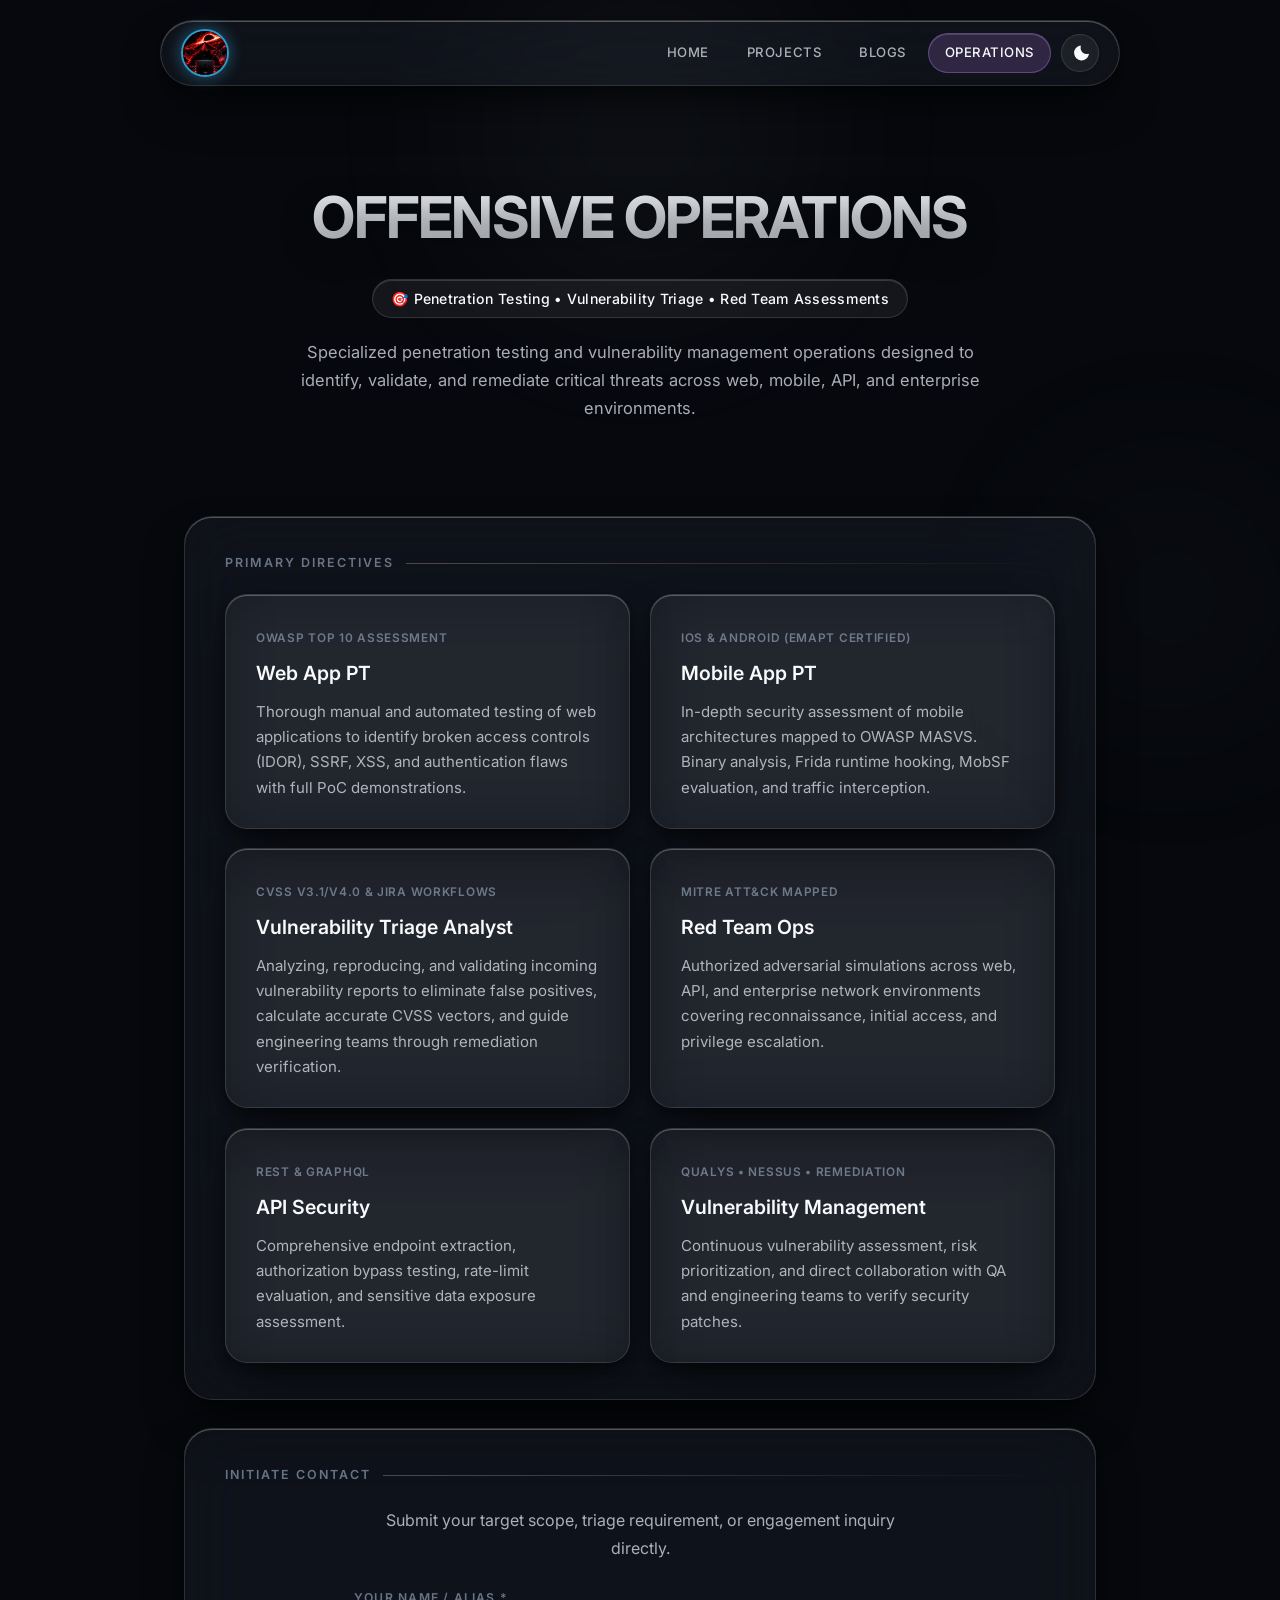
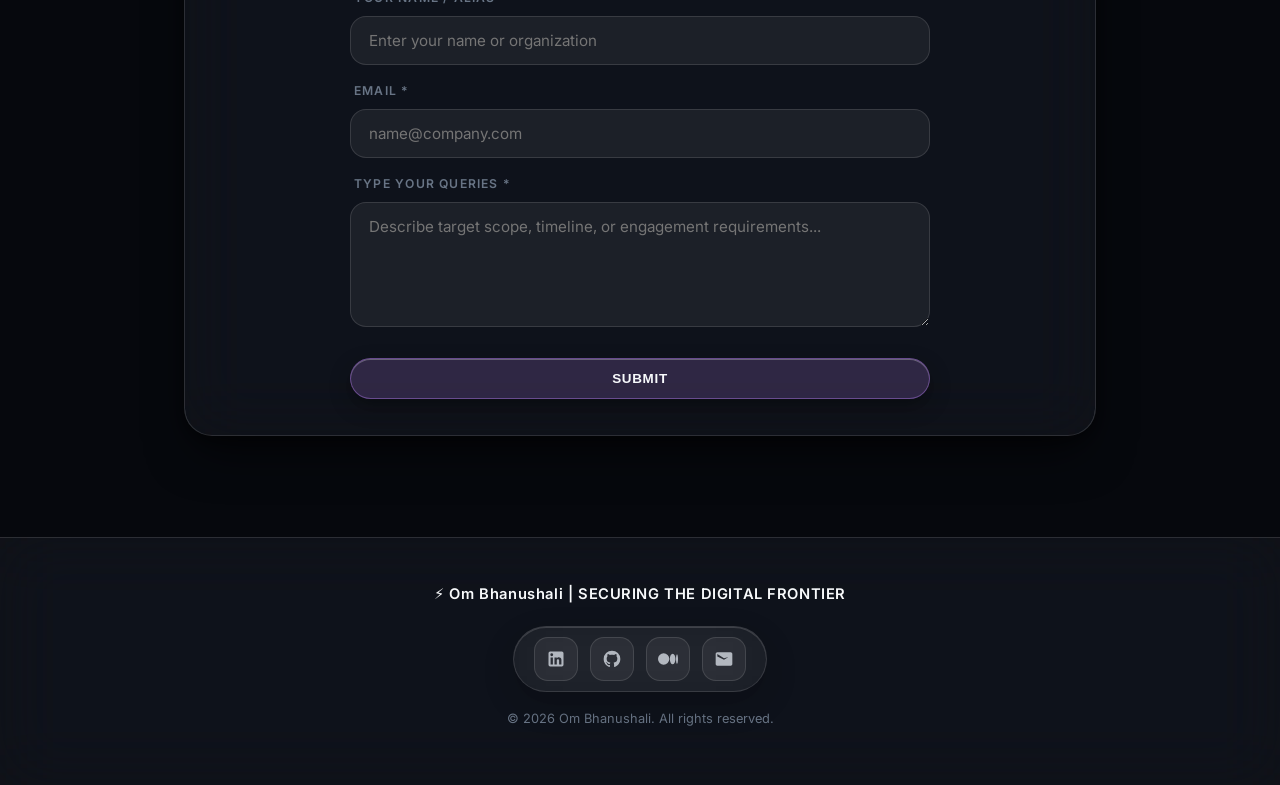
<file: op.html>
<!DOCTYPE html>
<html lang="en">
<head>
    <meta charset="UTF-8">
    <meta name="viewport" content="width=device-width, initial-scale=1.0">
    <meta name="description" content="Offensive Operations & Vulnerability Triage | Om Bhanushali">
    <title>Operations | Om Bhanushali</title>
    <link rel="preconnect" href="https://fonts.googleapis.com">
    <link rel="preconnect" href="https://fonts.gstatic.com" crossorigin>
    <link href="https://fonts.googleapis.com/css2?family=Inter:wght@300;400;500;600;700&display=swap" rel="stylesheet">
    <link rel="stylesheet" href="style.css">
    <link href="https://unpkg.com/aos@2.3.1/dist/aos.css" rel="stylesheet">
</head>
<body>
    <div class="cursor-dot"></div>

    <div class="spatial-ambient" aria-hidden="true">
        <div class="ambient-orb orb-primary"></div>
        <div class="ambient-orb orb-secondary"></div>
    </div>

    <nav class="glass-nav">
        <a href="index.html" class="nav-brand" title="Om Bhanushali">
            <img src="Cyber-Ninja%20Hacker%20Before%20a%20Black%20Hole.png" onerror="this.onerror=null; this.src='https://avatars.githubusercontent.com/u/177189664?v=4';" alt="Om Bhanushali Logo" class="nav-avatar">
        </a>
        
        <div class="nav-right-cluster">
            <div class="nav-links">
                <a href="index.html">HOME</a>
                <a href="projects.html">PROJECTS</a>
                <a href="blogs.html">BLOGS</a>
                <a href="op.html" class="active">OPERATIONS</a>
            </div>
            
            <button id="theme-toggle" class="theme-toggle-btn" title="Toggle Light/Dark Mode">
                <svg id="sun-icon" viewBox="0 0 24 24" style="display: none;">
                    <path d="M12 18a6 6 0 1 1 0-12 6 6 0 0 1 0 12zM11 1h2v3h-2V1zm0 19h2v3h-2v-3zM3.515 4.929l1.414-1.414L7.05 5.636 5.636 7.05 3.515 4.929zM16.95 18.364l1.414-1.414 2.121 2.121-1.414 1.414-2.121-2.121zM1 11h3v2H1v-2zm19 0h3v2h-3v-2zM5.636 16.95l1.414 1.414-2.121 2.121-1.414-1.414 2.121-2.121zM18.364 5.636l1.414 1.414-2.121 2.121-1.414-1.414 2.121-2.121z"/>
                </svg>
                <svg id="moon-icon" viewBox="0 0 24 24">
                    <path d="M12.3 2.05a1 1 0 0 1 .75 1.18 8 8 0 0 0 9.72 9.72 1 1 0 0 1 1.18.75 10 10 0 1 1-11.65-11.65z"/>
                </svg>
            </button>
        </div>
    </nav>

    <div class="container">
        <header class="hero text-center" data-aos="fade-down">
            <h1 class="glitch" data-text="OFFENSIVE OPERATIONS">OFFENSIVE OPERATIONS</h1>
            <p class="cyber-subtitle">
                🎯 Penetration Testing • Vulnerability Triage • Red Team Assessments
            </p>
            <p class="hero-description">
                Specialized penetration testing and vulnerability management operations designed to identify, validate, and remediate critical threats across web, mobile, API, and enterprise environments.
            </p>
        </header>

        <section class="glass-panel chamber" data-aos="fade-up">
            <h2 class="neon-heading">PRIMARY DIRECTIVES</h2>
            <div class="spatial-grid">
                <article class="spatial-card">
                    <div>
                        <span class="card-tag">OWASP Top 10 Assessment</span>
                        <h3 class="card-title">Web App PT</h3>
                        <p class="card-desc" style="margin-bottom: 0;">
                            Thorough manual and automated testing of web applications to identify broken access controls (IDOR), SSRF, XSS, and authentication flaws with full PoC demonstrations.
                        </p>
                    </div>
                </article>

                <article class="spatial-card">
                    <div>
                        <span class="card-tag">iOS & Android (eMAPT Certified)</span>
                        <h3 class="card-title">Mobile App PT</h3>
                        <p class="card-desc" style="margin-bottom: 0;">
                            In-depth security assessment of mobile architectures mapped to OWASP MASVS. Binary analysis, Frida runtime hooking, MobSF evaluation, and traffic interception.
                        </p>
                    </div>
                </article>

                <article class="spatial-card">
                    <div>
                        <span class="card-tag">CVSS v3.1/v4.0 & Jira Workflows</span>
                        <h3 class="card-title">Vulnerability Triage Analyst</h3>
                        <p class="card-desc" style="margin-bottom: 0;">
                            Analyzing, reproducing, and validating incoming vulnerability reports to eliminate false positives, calculate accurate CVSS vectors, and guide engineering teams through remediation verification.
                        </p>
                    </div>
                </article>

                <article class="spatial-card">
                    <div>
                        <span class="card-tag">MITRE ATT&CK Mapped</span>
                        <h3 class="card-title">Red Team Ops</h3>
                        <p class="card-desc" style="margin-bottom: 0;">
                            Authorized adversarial simulations across web, API, and enterprise network environments covering reconnaissance, initial access, and privilege escalation.
                        </p>
                    </div>
                </article>

                <article class="spatial-card">
                    <div>
                        <span class="card-tag">REST & GraphQL</span>
                        <h3 class="card-title">API Security</h3>
                        <p class="card-desc" style="margin-bottom: 0;">
                            Comprehensive endpoint extraction, authorization bypass testing, rate-limit evaluation, and sensitive data exposure assessment.
                        </p>
                    </div>
                </article>

                <article class="spatial-card">
                    <div>
                        <span class="card-tag">Qualys • Nessus • Remediation</span>
                        <h3 class="card-title">Vulnerability Management</h3>
                        <p class="card-desc" style="margin-bottom: 0;">
                            Continuous vulnerability assessment, risk prioritization, and direct collaboration with QA and engineering teams to verify security patches.
                        </p>
                    </div>
                </article>
            </div>
        </section>

        <section id="contact-form" class="glass-panel chamber contact-chamber" data-aos="fade-up" style="text-align: center;">
            <h2 class="neon-heading" style="justify-content: center;">INITIATE CONTACT</h2>
            <p class="section-text" style="max-width: 560px; margin: 0 auto 26px;">
                Submit your target scope, triage requirement, or engagement inquiry directly.
            </p>

            <form class="spatial-form" action="mailto:ombhanushali81@rediffmail.com" method="post" enctype="text/plain" style="max-width: 580px; margin: 0 auto; display: flex; flex-direction: column; gap: 16px; text-align: left;">
                <div class="form-group">
                    <label for="name" style="display: block; font-size: 0.76rem; font-weight: 600; letter-spacing: 0.1em; text-transform: uppercase; color: var(--text-muted); margin-bottom: 8px; padding-left: 4px;">YOUR NAME / ALIAS *</label>
                    <input type="text" id="name" name="name" placeholder="Enter your name or organization" required style="width: 100%; padding: 14px 18px; background: var(--glass-pill); border: 1px solid var(--glass-border); border-radius: 16px; color: var(--text-primary); font-family: inherit; font-size: 0.95rem; outline: none;">
                </div>
                <div class="form-group">
                    <label for="email" style="display: block; font-size: 0.76rem; font-weight: 600; letter-spacing: 0.1em; text-transform: uppercase; color: var(--text-muted); margin-bottom: 8px; padding-left: 4px;">EMAIL *</label>
                    <input type="email" id="email" name="email" placeholder="name@company.com" required style="width: 100%; padding: 14px 18px; background: var(--glass-pill); border: 1px solid var(--glass-border); border-radius: 16px; color: var(--text-primary); font-family: inherit; font-size: 0.95rem; outline: none;">
                </div>
                <div class="form-group">
                    <label for="message" style="display: block; font-size: 0.76rem; font-weight: 600; letter-spacing: 0.1em; text-transform: uppercase; color: var(--text-muted); margin-bottom: 8px; padding-left: 4px;">TYPE YOUR QUERIES *</label>
                    <textarea id="message" name="message" rows="5" placeholder="Describe target scope, timeline, or engagement requirements..." required style="width: 100%; padding: 14px 18px; background: var(--glass-pill); border: 1px solid var(--glass-border); border-radius: 16px; color: var(--text-primary); font-family: inherit; font-size: 0.95rem; outline: none; resize: vertical;"></textarea>
                </div>
                <button type="submit" class="btn btn-primary" style="width: 100%; margin-top: 8px;">SUBMIT</button>
            </form>
        </section>
    </div>

    <footer class="glass-footer">
        <p class="footer-tagline">⚡ Om Bhanushali | SECURING THE DIGITAL FRONTIER</p>
        
        <div class="glass-social-dock">
            <a href="https://www.linkedin.com/in/tsxninja" target="_blank" rel="noopener noreferrer" class="social-icon-btn" title="LinkedIn">
                <svg viewBox="0 0 24 24"><path d="M19 3a2 2 0 0 1 2 2v14a2 2 0 0 1-2 2H5a2 2 0 0 1-2-2V5a2 2 0 0 1 2-2h14m-.5 15.5v-5.3a3.26 3.26 0 0 0-3.26-3.26c-.85 0-1.84.52-2.28 1.3v-1.11h-2.79v8.37h2.79v-4.93c0-.77.62-1.4 1.39-1.4a1.4 1.4 0 0 1 1.4 1.4v4.93h2.75M6.88 8.56a1.68 1.68 0 0 0 1.68-1.68c0-.93-.75-1.69-1.68-1.69a1.69 1.69 0 0 0-1.69 1.69c0 .93.76 1.68 1.69 1.68m1.39 9.94v-8.37H5.5v8.37h2.77z"/></svg>
            </a>
            <a href="https://github.com/tsx-ninja" target="_blank" rel="noopener noreferrer" class="social-icon-btn" title="GitHub">
                <svg viewBox="0 0 24 24"><path d="M12 2A10 10 0 0 0 2 12c0 4.42 2.87 8.17 6.84 9.5.5.08.66-.23.66-.5v-1.69c-2.77.6-3.36-1.34-3.36-1.34-.46-1.16-1.11-1.47-1.11-1.47-.91-.62.07-.6.07-.6 1 .07 1.53 1.03 1.53 1.03.87 1.52 2.34 1.07 2.91.83.1-.65.35-1.09.63-1.34-2.22-.25-4.55-1.11-4.55-4.92 0-1.11.38-2 1.03-2.71-.1-.25-.45-1.29.1-2.64 0 0 .84-.27 2.75 1.02.79-.22 1.65-.33 2.5-.33.85 0 1.71.11 2.5.33 1.91-1.29 2.75-1.02 2.75-1.02.55 1.35.2 2.39.1 2.64.65.71 1.03 1.6 1.03 2.71 0 3.82-2.34 4.66-4.57 4.91.36.31.69.92.69 1.85V21c0 .27.16.59.67.5C19.14 20.16 22 16.42 22 12A10 10 0 0 0 12 2z"/></svg>
            </a>
            <a href="https://medium.com/@tsxninja2004" target="_blank" rel="noopener noreferrer" class="social-icon-btn" title="Medium">
                <svg viewBox="0 0 24 24"><path d="M13.54 12a6.8 6.8 0 01-6.77 6.82A6.8 6.8 0 010 12a6.8 6.8 0 016.77-6.82A6.8 6.8 0 0113.54 12zM20.96 12c0 3.54-1.51 6.42-3.38 6.42-1.87 0-3.39-2.88-3.39-6.42s1.52-6.42 3.39-6.42 3.38 2.88 3.38 6.42M24 12c0 3.17-.53 5.75-1.19 5.75-.66 0-1.19-2.58-1.19-5.75s.53-5.75 1.19-5.75C23.47 6.25 24 8.83 24 12z"/></svg>
            </a>
            <a href="mailto:ombhanushali81@rediffmail.com" class="social-icon-btn" title="Email">
                <svg viewBox="0 0 24 24"><path d="M20 4H4c-1.1 0-1.99.9-1.99 2L2 18c0 1.1.9 2 2 2h16c1.1 0 2-.9 2-2V6c0-1.1-.9-2-2-2zm0 4l-8 5-8-4V6l8 5 8-2v2z"/></svg>
            </a>
        </div>

        <p class="footer-copy">&copy; 2026 Om Bhanushali. All rights reserved.</p>
    </footer>

    <script src="https://unpkg.com/aos@2.3.1/dist/aos.js"></script>
    <script>
        AOS.init({ duration: 900, once: true });
        
        const dot = document.querySelector('.cursor-dot');
        if (dot) {
            window.addEventListener('mousemove', (e) => {
                dot.style.opacity = '1';
                dot.style.transform = `translate(${e.clientX - 6}px, ${e.clientY - 6}px)`;
            });
            document.addEventListener('mouseleave', () => {
                dot.style.opacity = '0';
            });
            document.addEventListener('mouseenter', () => {
                dot.style.opacity = '1';
            });
            window.addEventListener('blur', () => {
                dot.style.opacity = '0';
            });
            window.addEventListener('focus', () => {
                dot.style.opacity = '1';
            });
        }

        const themeToggleBtn = document.getElementById('theme-toggle');
        const sunIcon = document.getElementById('sun-icon');
        const moonIcon = document.getElementById('moon-icon');
        const currentTheme = localStorage.getItem('theme') || 'dark';
        if (currentTheme === 'light') {
            document.documentElement.setAttribute('data-theme', 'light');
            if (sunIcon) sunIcon.style.display = 'block';
            if (moonIcon) moonIcon.style.display = 'none';
        } else {
            document.documentElement.removeAttribute('data-theme');
            if (sunIcon) sunIcon.style.display = 'none';
            if (moonIcon) moonIcon.style.display = 'block';
        }

        if (themeToggleBtn) {
            themeToggleBtn.addEventListener('click', () => {
                let theme = document.documentElement.getAttribute('data-theme');
                if (theme === 'light') {
                    document.documentElement.removeAttribute('data-theme');
                    localStorage.setItem('theme', 'dark');
                    if (sunIcon) sunIcon.style.display = 'none';
                    if (moonIcon) moonIcon.style.display = 'block';
                } else {
                    document.documentElement.setAttribute('data-theme', 'light');
                    localStorage.setItem('theme', 'light');
                    if (sunIcon) sunIcon.style.display = 'block';
                    if (moonIcon) moonIcon.style.display = 'none';
                }
            });
        }

        document.querySelectorAll('.glass-panel, .spatial-card').forEach((el) => {
            el.addEventListener('mousemove', (e) => {
                const rect = el.getBoundingClientRect();
                const x = e.clientX - rect.left;
                const y = e.clientY - rect.top;
                const rotateX = ((y - rect.height/2)/(rect.height/2)) * -3;
                const rotateY = ((x - rect.width/2)/(rect.width/2)) * 3;
                el.style.transition = 'transform 0.08s ease-out';
                el.style.transform = `perspective(1000px) rotateX(${rotateX.toFixed(2)}deg) rotateY(${rotateY.toFixed(2)}deg) scale3d(1.006, 1.006, 1.006)`;
                el.style.setProperty('--mouse-x', `${x}px`);
                el.style.setProperty('--mouse-y', `${y}px`);
            });
            el.addEventListener('mouseleave', () => {
                el.style.transition = 'transform 0.55s cubic-bezier(0.22, 1, 0.36, 1)';
                el.style.transform = 'perspective(1000px) rotateX(0deg) rotateY(0deg) scale3d(1, 1, 1)';
            });
        });
    </script>
</body>
</html>
</file>
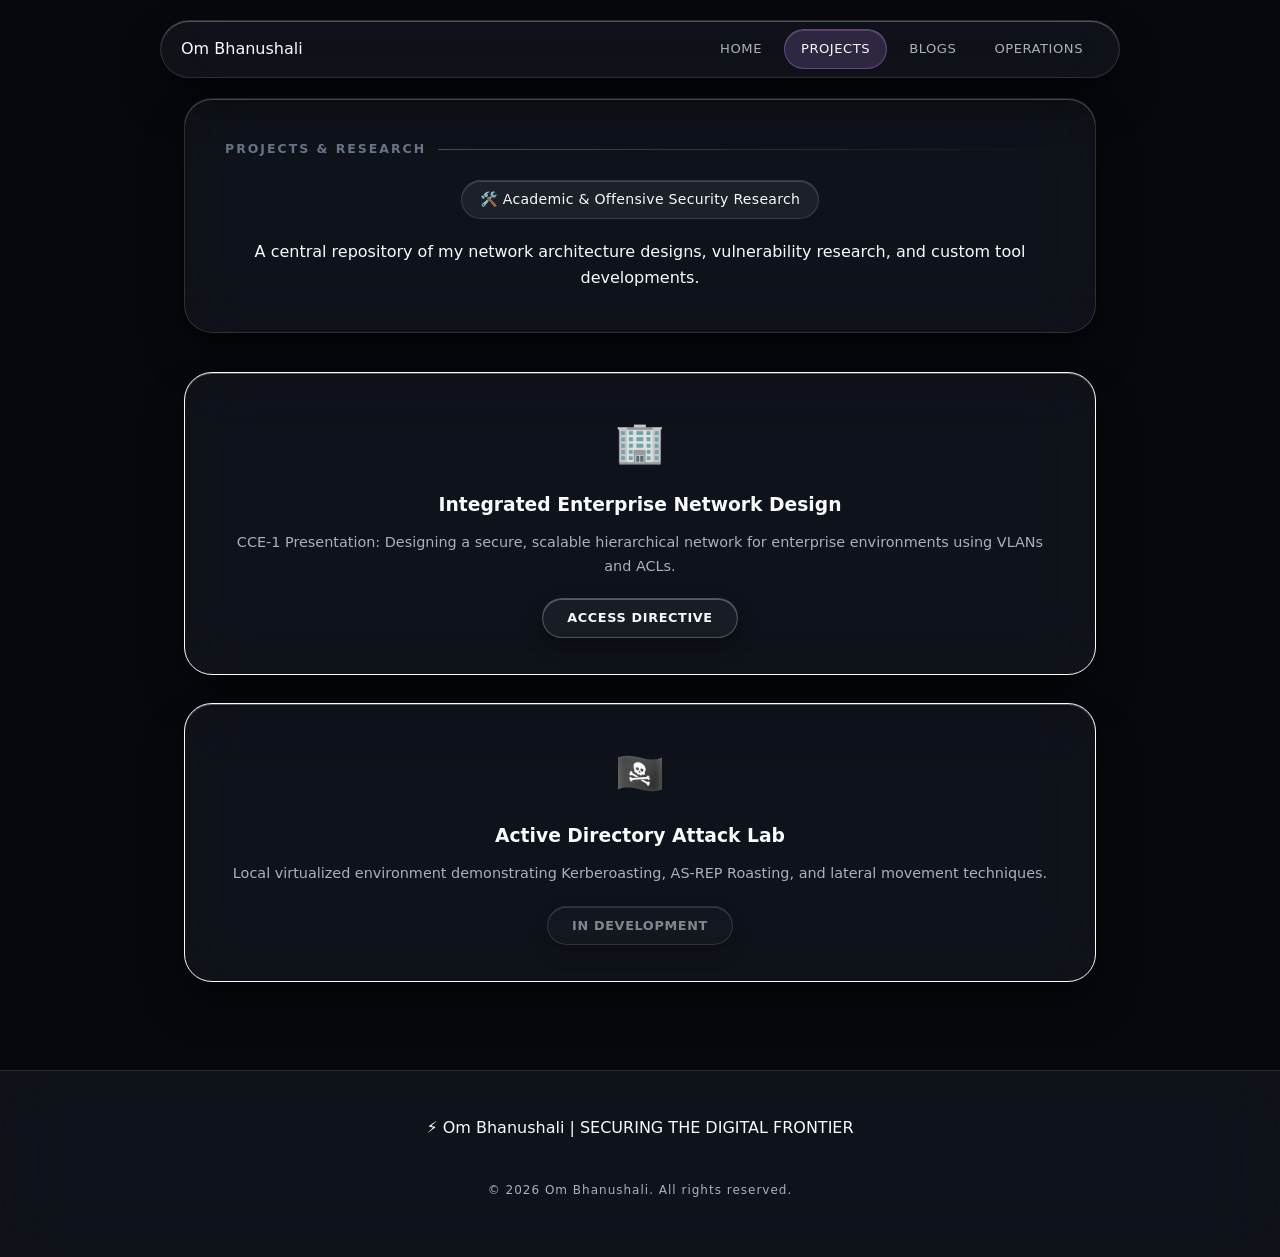
<file: projects.htm>
<!DOCTYPE html>
<html lang="en">
<head>
    <meta charset="UTF-8">
    <meta name="viewport" content="width=device-width, initial-scale=1.0">
    <title>Projects & Research | Om Bhanushali</title>
    <!-- V18 Cache Buster -->
    <link rel="stylesheet" href="style.css?v=18">
    <link href="https://unpkg.com/aos@2.3.1/dist/aos.css" rel="stylesheet">
</head>
<body>
    <!-- Glowing Cursor -->
    <div class="cursor-dot"></div>

    <!-- Navigation -->
    <nav class="glass-nav">
        <div class="nav-brand">Om Bhanushali</div>
        <div class="nav-links">
            <a href="index.html">HOME</a>
            <a href="projects.html" class="active">PROJECTS</a>
            <a href="blogs.html">BLOGS</a>
            <a href="op.html">OPERATIONS</a>
        </div>
    </nav>

    <div class="container">
        <!-- HERO SECTION -->
        <header class="hero glass-panel text-center" data-aos="fade-down" style="min-height: auto; padding: 40px;">
            <h1 class="neon-heading">PROJECTS & RESEARCH</h1>
            <p class="cyber-subtitle">🛠️ Academic & Offensive Security Research</p>
            <p>A central repository of my network architecture designs, vulnerability research, and custom tool developments.</p>
        </header>

        <!-- PROJECTS GRID -->
        <div class="services-grid" style="margin-top: 40px;">
            
            <!-- CCE-1 Project Card -->
            <div class="service-card glass-panel" data-aos="fade-up" data-aos-delay="100" style="border-color: var(--accent-cyan); text-align: center;">
                <div style="font-size: 2.5rem; margin-bottom: 15px;">🏢</div>
                <h3 style="color: var(--accent-cyan); margin-bottom: 10px;">Integrated Enterprise Network Design</h3>
                <p style="color: var(--text-secondary); font-size: 0.9rem; margin-bottom: 20px;">CCE-1 Presentation: Designing a secure, scalable hierarchical network for enterprise environments using VLANs and ACLs.</p>
                <!-- This button redirects to your cce1.html page! -->
                <a href="cce1.html" class="btn" style="padding: 0.5rem 1.5rem; font-size: 0.8rem;">ACCESS DIRECTIVE</a>
            </div>

            <!-- Future Red Team Project Placeholder -->
            <div class="service-card glass-panel" data-aos="fade-up" data-aos-delay="200" style="border-color: var(--accent-purple); text-align: center;">
                <div style="font-size: 2.5rem; margin-bottom: 15px;">🏴‍☠️</div>
                <h3 style="color: var(--accent-purple); margin-bottom: 10px;">Active Directory Attack Lab</h3>
                <p style="color: var(--text-secondary); font-size: 0.9rem; margin-bottom: 20px;">Local virtualized environment demonstrating Kerberoasting, AS-REP Roasting, and lateral movement techniques.</p>
                <a href="#" class="btn" style="border-color: var(--accent-purple); color: var(--accent-purple); padding: 0.5rem 1.5rem; font-size: 0.8rem; pointer-events: none; opacity: 0.5;">IN DEVELOPMENT</a>
            </div>

        </div>
    </div>

    <!-- FOOTER -->
    <footer class="glass-footer" style="margin-top: 40px;">
        <p>⚡ Om Bhanushali | SECURING THE DIGITAL FRONTIER</p>
        <p style="color: var(--text-secondary); font-size: 0.75rem; margin-top: 2.5rem; letter-spacing: 1px;">&copy; 2026 Om Bhanushali. All rights reserved.</p>
    </footer>

    <!-- Scripts -->
    <script src="https://unpkg.com/aos@2.3.1/dist/aos.js"></script>
    <script>
        AOS.init({ duration: 1000, once: true });
        const dot = document.querySelector('.cursor-dot');
        window.addEventListener('mousemove', (e) => {
            dot.style.transform = `translate(${e.clientX - 4}px, ${e.clientY - 4}px)`;
        });
    </script>
</body>
</html>
</file>
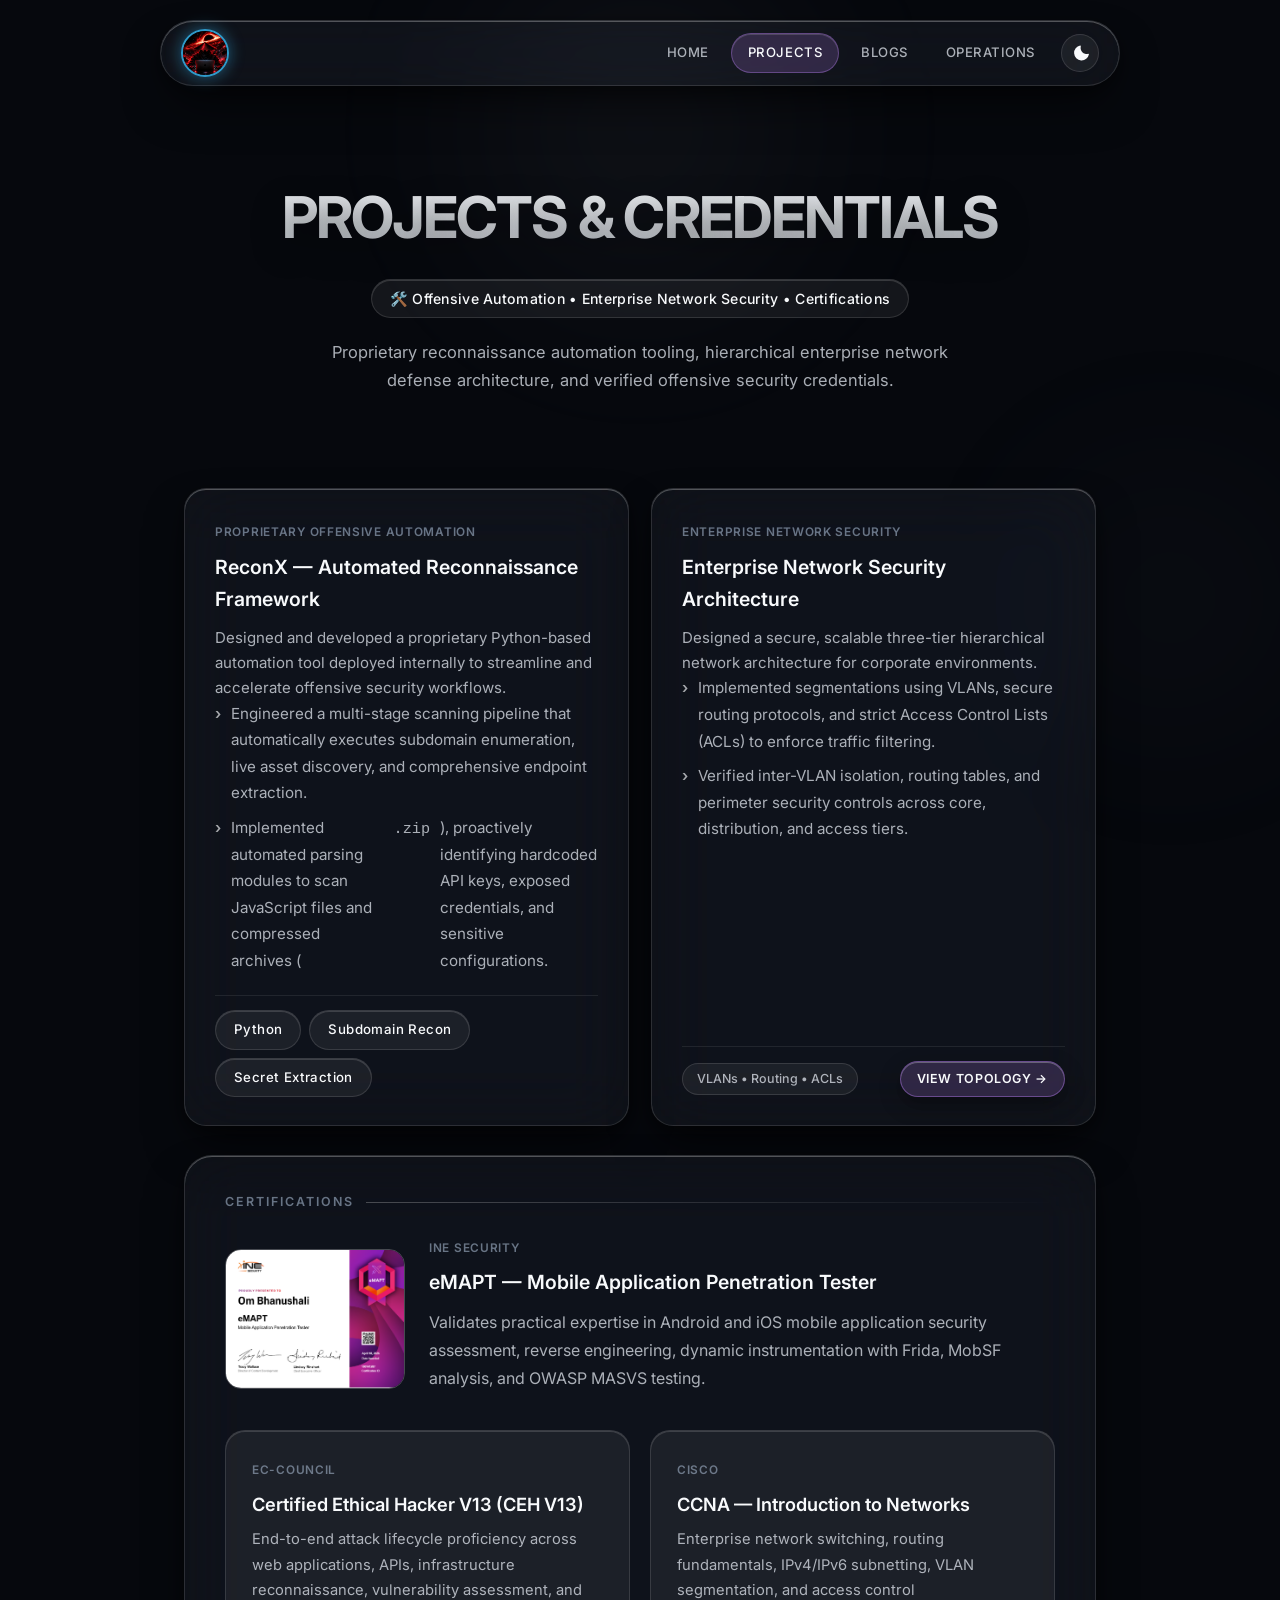
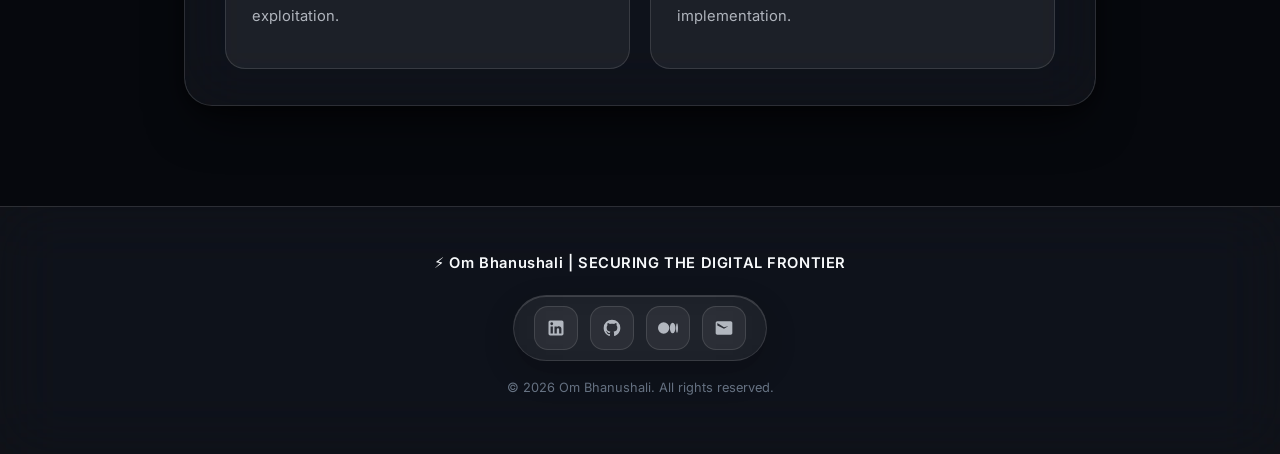
<file: projects.html>
<!DOCTYPE html>
<html lang="en">
<head>
    <meta charset="UTF-8">
    <meta name="viewport" content="width=device-width, initial-scale=1.0">
    <meta name="description" content="Projects & Certifications | Om Bhanushali — Penetration Tester & Vulnerability Triage Analyst">
    <title>Projects | Om Bhanushali</title>
    <link rel="preconnect" href="https://fonts.googleapis.com">
    <link rel="preconnect" href="https://fonts.gstatic.com" crossorigin>
    <link href="https://fonts.googleapis.com/css2?family=Inter:wght@300;400;500;600;700&display=swap" rel="stylesheet">
    <link rel="stylesheet" href="style.css">
    <link href="https://unpkg.com/aos@2.3.1/dist/aos.css" rel="stylesheet">
</head>
<body>
    <div class="cursor-dot"></div>

    <div class="spatial-ambient" aria-hidden="true">
        <div class="ambient-orb orb-primary"></div>
        <div class="ambient-orb orb-secondary"></div>
    </div>

    <nav class="glass-nav">
        <a href="index.html" class="nav-brand" title="Om Bhanushali">
            <img src="Cyber-Ninja%20Hacker%20Before%20a%20Black%20Hole.png" onerror="this.onerror=null; this.src='https://avatars.githubusercontent.com/u/177189664?v=4';" alt="Om Bhanushali Logo" class="nav-avatar">
        </a>
        
        <div class="nav-right-cluster">
            <div class="nav-links">
                <a href="index.html">HOME</a>
                <a href="projects.html" class="active">PROJECTS</a>
                <a href="blogs.html">BLOGS</a>
                <a href="op.html">OPERATIONS</a>
            </div>
            
            <button id="theme-toggle" class="theme-toggle-btn" title="Toggle Light/Dark Mode">
                <svg id="sun-icon" viewBox="0 0 24 24" style="display: none;">
                    <path d="M12 18a6 6 0 1 1 0-12 6 6 0 0 1 0 12zM11 1h2v3h-2V1zm0 19h2v3h-2v-3zM3.515 4.929l1.414-1.414L7.05 5.636 5.636 7.05 3.515 4.929zM16.95 18.364l1.414-1.414 2.121 2.121-1.414 1.414-2.121-2.121zM1 11h3v2H1v-2zm19 0h3v2h-3v-2zM5.636 16.95l1.414 1.414-2.121 2.121-1.414-1.414 2.121-2.121zM18.364 5.636l1.414 1.414-2.121 2.121-1.414-1.414 2.121-2.121z"/>
                </svg>
                <svg id="moon-icon" viewBox="0 0 24 24">
                    <path d="M12.3 2.05a1 1 0 0 1 .75 1.18 8 8 0 0 0 9.72 9.72 1 1 0 0 1 1.18.75 10 10 0 1 1-11.65-11.65z"/>
                </svg>
            </button>
        </div>
    </nav>

    <div class="container">
        <header class="hero text-center" data-aos="fade-down">
            <h1 class="glitch" data-text="PROJECTS & CREDENTIALS">PROJECTS & CREDENTIALS</h1>
            <p class="cyber-subtitle">
                🛠️ Offensive Automation • Enterprise Network Security • Certifications
            </p>
            <p class="hero-description">
                Proprietary reconnaissance automation tooling, hierarchical enterprise network defense architecture, and verified offensive security credentials.
            </p>
        </header>

        <div class="spatial-grid-2" data-aos="fade-up" style="display: grid; grid-template-columns: repeat(auto-fit, minmax(380px, 1fr)); gap: 22px; margin-bottom: 28px;">
            <!-- Project 1: ReconX -->
            <article class="spatial-card">
                <div>
                    <span class="card-tag">PROPRIETARY OFFENSIVE AUTOMATION</span>
                    <h2 class="card-title">ReconX — Automated Reconnaissance Framework</h2>
                    <p class="card-desc">
                        Designed and developed a proprietary Python-based automation tool deployed internally to streamline and accelerate offensive security workflows.
                    </p>
                    <ul class="spatial-list" style="margin-bottom: 20px;">
                        <li><span class="list-indicator">›</span> Engineered a multi-stage scanning pipeline that automatically executes subdomain enumeration, live asset discovery, and comprehensive endpoint extraction.</li>
                        <li><span class="list-indicator">›</span> Implemented automated parsing modules to scan JavaScript files and compressed archives (<code>.zip</code>), proactively identifying hardcoded API keys, exposed credentials, and sensitive configurations.</li>
                    </ul>
                </div>
                <div class="card-footer" style="padding-top: 14px; border-top: 1px solid rgba(255,255,255,0.08); display: flex; flex-wrap: wrap; gap: 8px;">
                    <span class="spatial-pill">Python</span>
                    <span class="spatial-pill">Subdomain Recon</span>
                    <span class="spatial-pill">Secret Extraction</span>
                </div>
            </article>

            <!-- Project 2: Enterprise Network Security Architecture -->
            <article class="spatial-card">
                <div>
                    <span class="card-tag">ENTERPRISE NETWORK SECURITY</span>
                    <h2 class="card-title">Enterprise Network Security Architecture</h2>
                    <p class="card-desc">
                        Designed a secure, scalable three-tier hierarchical network architecture for corporate environments.
                    </p>
                    <ul class="spatial-list" style="margin-bottom: 20px;">
                        <li><span class="list-indicator">›</span> Implemented segmentations using VLANs, secure routing protocols, and strict Access Control Lists (ACLs) to enforce traffic filtering.</li>
                        <li><span class="list-indicator">›</span> Verified inter-VLAN isolation, routing tables, and perimeter security controls across core, distribution, and access tiers.</li>
                    </ul>
                </div>
                <div class="card-footer" style="padding-top: 14px; border-top: 1px solid rgba(255,255,255,0.08); display: flex; align-items: center; justify-content: space-between; flex-wrap: wrap; gap: 10px;">
                    <span class="company-badge">VLANs • Routing • ACLs</span>
                    <a href="cce1.html" class="btn btn-primary" style="padding: 7px 16px; font-size: 0.78rem;">VIEW TOPOLOGY →</a>
                </div>
            </article>
        </div>

        <section class="glass-panel chamber" data-aos="fade-up">
            <h2 class="neon-heading">CERTIFICATIONS</h2>
            <div class="cert-showcase" style="display: flex; align-items: center; gap: 24px; flex-wrap: wrap; margin-bottom: 24px;">
                <img src="emapt.png" alt="eMAPT Certification - Om Bhanushali" class="cert-image" style="width: 180px; max-width: 100%; border-radius: 16px; border: 1px solid var(--glass-border-strong);">
                <div style="flex: 1; min-width: 240px;">
                    <span class="card-tag">INE SECURITY</span>
                    <h3 class="card-title">eMAPT — Mobile Application Penetration Tester</h3>
                    <p class="section-text">
                        Validates practical expertise in Android and iOS mobile application security assessment, reverse engineering, dynamic instrumentation with Frida, MobSF analysis, and OWASP MASVS testing.
                    </p>
                </div>
            </div>

            <div class="spatial-grid" style="margin-bottom: 0;">
                <div class="experience-item" style="margin-bottom: 0;">
                    <span class="card-tag">EC-COUNCIL</span>
                    <h3 class="role-title">Certified Ethical Hacker V13 (CEH V13)</h3>
                    <p class="section-text" style="font-size: 0.92rem; margin-top: 8px;">
                        End-to-end attack lifecycle proficiency across web applications, APIs, infrastructure reconnaissance, vulnerability assessment, and exploitation.
                    </p>
                </div>
                <div class="experience-item" style="margin-bottom: 0;">
                    <span class="card-tag">CISCO</span>
                    <h3 class="role-title">CCNA — Introduction to Networks</h3>
                    <p class="section-text" style="font-size: 0.92rem; margin-top: 8px;">
                        Enterprise network switching, routing fundamentals, IPv4/IPv6 subnetting, VLAN segmentation, and access control implementation.
                    </p>
                </div>
            </div>
        </section>
    </div>

    <footer class="glass-footer">
        <p class="footer-tagline">⚡ Om Bhanushali | SECURING THE DIGITAL FRONTIER</p>
        
        <div class="glass-social-dock">
            <a href="https://www.linkedin.com/in/tsxninja" target="_blank" rel="noopener noreferrer" class="social-icon-btn" title="LinkedIn">
                <svg viewBox="0 0 24 24"><path d="M19 3a2 2 0 0 1 2 2v14a2 2 0 0 1-2 2H5a2 2 0 0 1-2-2V5a2 2 0 0 1 2-2h14m-.5 15.5v-5.3a3.26 3.26 0 0 0-3.26-3.26c-.85 0-1.84.52-2.28 1.3v-1.11h-2.79v8.37h2.79v-4.93c0-.77.62-1.4 1.39-1.4a1.4 1.4 0 0 1 1.4 1.4v4.93h2.75M6.88 8.56a1.68 1.68 0 0 0 1.68-1.68c0-.93-.75-1.69-1.68-1.69a1.69 1.69 0 0 0-1.69 1.69c0 .93.76 1.68 1.69 1.68m1.39 9.94v-8.37H5.5v8.37h2.77z"/></svg>
            </a>
            <a href="https://github.com/tsx-ninja" target="_blank" rel="noopener noreferrer" class="social-icon-btn" title="GitHub">
                <svg viewBox="0 0 24 24"><path d="M12 2A10 10 0 0 0 2 12c0 4.42 2.87 8.17 6.84 9.5.5.08.66-.23.66-.5v-1.69c-2.77.6-3.36-1.34-3.36-1.34-.46-1.16-1.11-1.47-1.11-1.47-.91-.62.07-.6.07-.6 1 .07 1.53 1.03 1.53 1.03.87 1.52 2.34 1.07 2.91.83.1-.65.35-1.09.63-1.34-2.22-.25-4.55-1.11-4.55-4.92 0-1.11.38-2 1.03-2.71-.1-.25-.45-1.29.1-2.64 0 0 .84-.27 2.75 1.02.79-.22 1.65-.33 2.5-.33.85 0 1.71.11 2.5.33 1.91-1.29 2.75-1.02 2.75-1.02.55 1.35.2 2.39.1 2.64.65.71 1.03 1.6 1.03 2.71 0 3.82-2.34 4.66-4.57 4.91.36.31.69.92.69 1.85V21c0 .27.16.59.67.5C19.14 20.16 22 16.42 22 12A10 10 0 0 0 12 2z"/></svg>
            </a>
            <a href="https://medium.com/@tsxninja2004" target="_blank" rel="noopener noreferrer" class="social-icon-btn" title="Medium">
                <svg viewBox="0 0 24 24"><path d="M13.54 12a6.8 6.8 0 01-6.77 6.82A6.8 6.8 0 010 12a6.8 6.8 0 016.77-6.82A6.8 6.8 0 0113.54 12zM20.96 12c0 3.54-1.51 6.42-3.38 6.42-1.87 0-3.39-2.88-3.39-6.42s1.52-6.42 3.39-6.42 3.38 2.88 3.38 6.42M24 12c0 3.17-.53 5.75-1.19 5.75-.66 0-1.19-2.58-1.19-5.75s.53-5.75 1.19-5.75C23.47 6.25 24 8.83 24 12z"/></svg>
            </a>
            <a href="mailto:ombhanushali81@rediffmail.com" class="social-icon-btn" title="Email">
                <svg viewBox="0 0 24 24"><path d="M20 4H4c-1.1 0-1.99.9-1.99 2L2 18c0 1.1.9 2 2 2h16c1.1 0 2-.9 2-2V6c0-1.1-.9-2-2-2zm0 4l-8 5-8-4V6l8 5 8-2v2z"/></svg>
            </a>
        </div>

        <p class="footer-copy">&copy; 2026 Om Bhanushali. All rights reserved.</p>
    </footer>

    <script src="https://unpkg.com/aos@2.3.1/dist/aos.js"></script>
    <script>
        AOS.init({ duration: 900, once: true });
        
        const dot = document.querySelector('.cursor-dot');
        if (dot) {
            window.addEventListener('mousemove', (e) => {
                dot.style.opacity = '1';
                dot.style.transform = `translate(${e.clientX - 6}px, ${e.clientY - 6}px)`;
            });
            document.addEventListener('mouseleave', () => {
                dot.style.opacity = '0';
            });
            document.addEventListener('mouseenter', () => {
                dot.style.opacity = '1';
            });
            window.addEventListener('blur', () => {
                dot.style.opacity = '0';
            });
            window.addEventListener('focus', () => {
                dot.style.opacity = '1';
            });
        }

        const themeToggleBtn = document.getElementById('theme-toggle');
        const sunIcon = document.getElementById('sun-icon');
        const moonIcon = document.getElementById('moon-icon');
        const currentTheme = localStorage.getItem('theme') || 'dark';
        if (currentTheme === 'light') {
            document.documentElement.setAttribute('data-theme', 'light');
            if (sunIcon) sunIcon.style.display = 'block';
            if (moonIcon) moonIcon.style.display = 'none';
        } else {
            document.documentElement.removeAttribute('data-theme');
            if (sunIcon) sunIcon.style.display = 'none';
            if (moonIcon) moonIcon.style.display = 'block';
        }

        if (themeToggleBtn) {
            themeToggleBtn.addEventListener('click', () => {
                let theme = document.documentElement.getAttribute('data-theme');
                if (theme === 'light') {
                    document.documentElement.removeAttribute('data-theme');
                    localStorage.setItem('theme', 'dark');
                    if (sunIcon) sunIcon.style.display = 'none';
                    if (moonIcon) moonIcon.style.display = 'block';
                } else {
                    document.documentElement.setAttribute('data-theme', 'light');
                    localStorage.setItem('theme', 'light');
                    if (sunIcon) sunIcon.style.display = 'block';
                    if (moonIcon) moonIcon.style.display = 'none';
                }
            });
        }

        document.querySelectorAll('.glass-panel, .spatial-card').forEach((el) => {
            el.addEventListener('mousemove', (e) => {
                const rect = el.getBoundingClientRect();
                const x = e.clientX - rect.left;
                const y = e.clientY - rect.top;
                const rotateX = ((y - rect.height/2)/(rect.height/2)) * -3;
                const rotateY = ((x - rect.width/2)/(rect.width/2)) * 3;
                el.style.transition = 'transform 0.08s ease-out';
                el.style.transform = `perspective(1000px) rotateX(${rotateX.toFixed(2)}deg) rotateY(${rotateY.toFixed(2)}deg) scale3d(1.006, 1.006, 1.006)`;
                el.style.setProperty('--mouse-x', `${x}px`);
                el.style.setProperty('--mouse-y', `${y}px`);
            });
            el.addEventListener('mouseleave', () => {
                el.style.transition = 'transform 0.55s cubic-bezier(0.22, 1, 0.36, 1)';
                el.style.transform = 'perspective(1000px) rotateX(0deg) rotateY(0deg) scale3d(1, 1, 1)';
            });
        });
    </script>
</body>
</html>
</file>
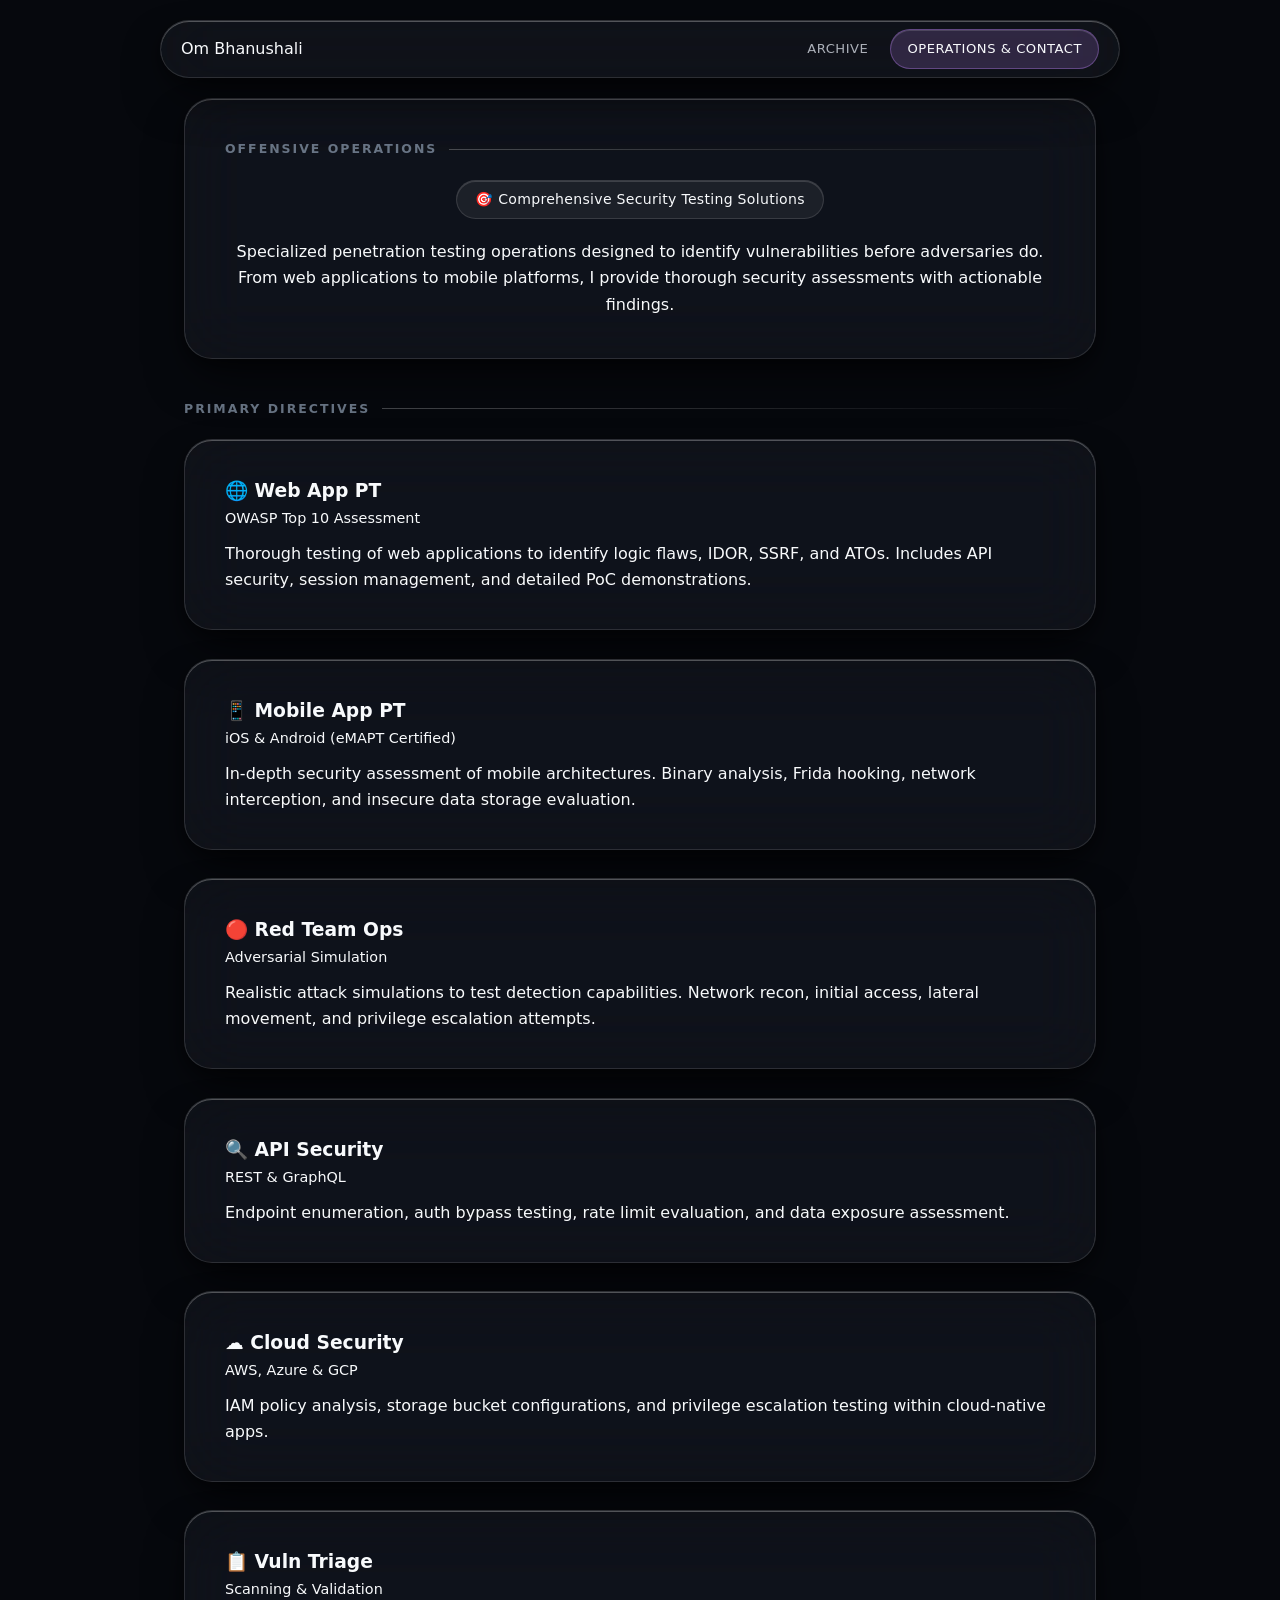
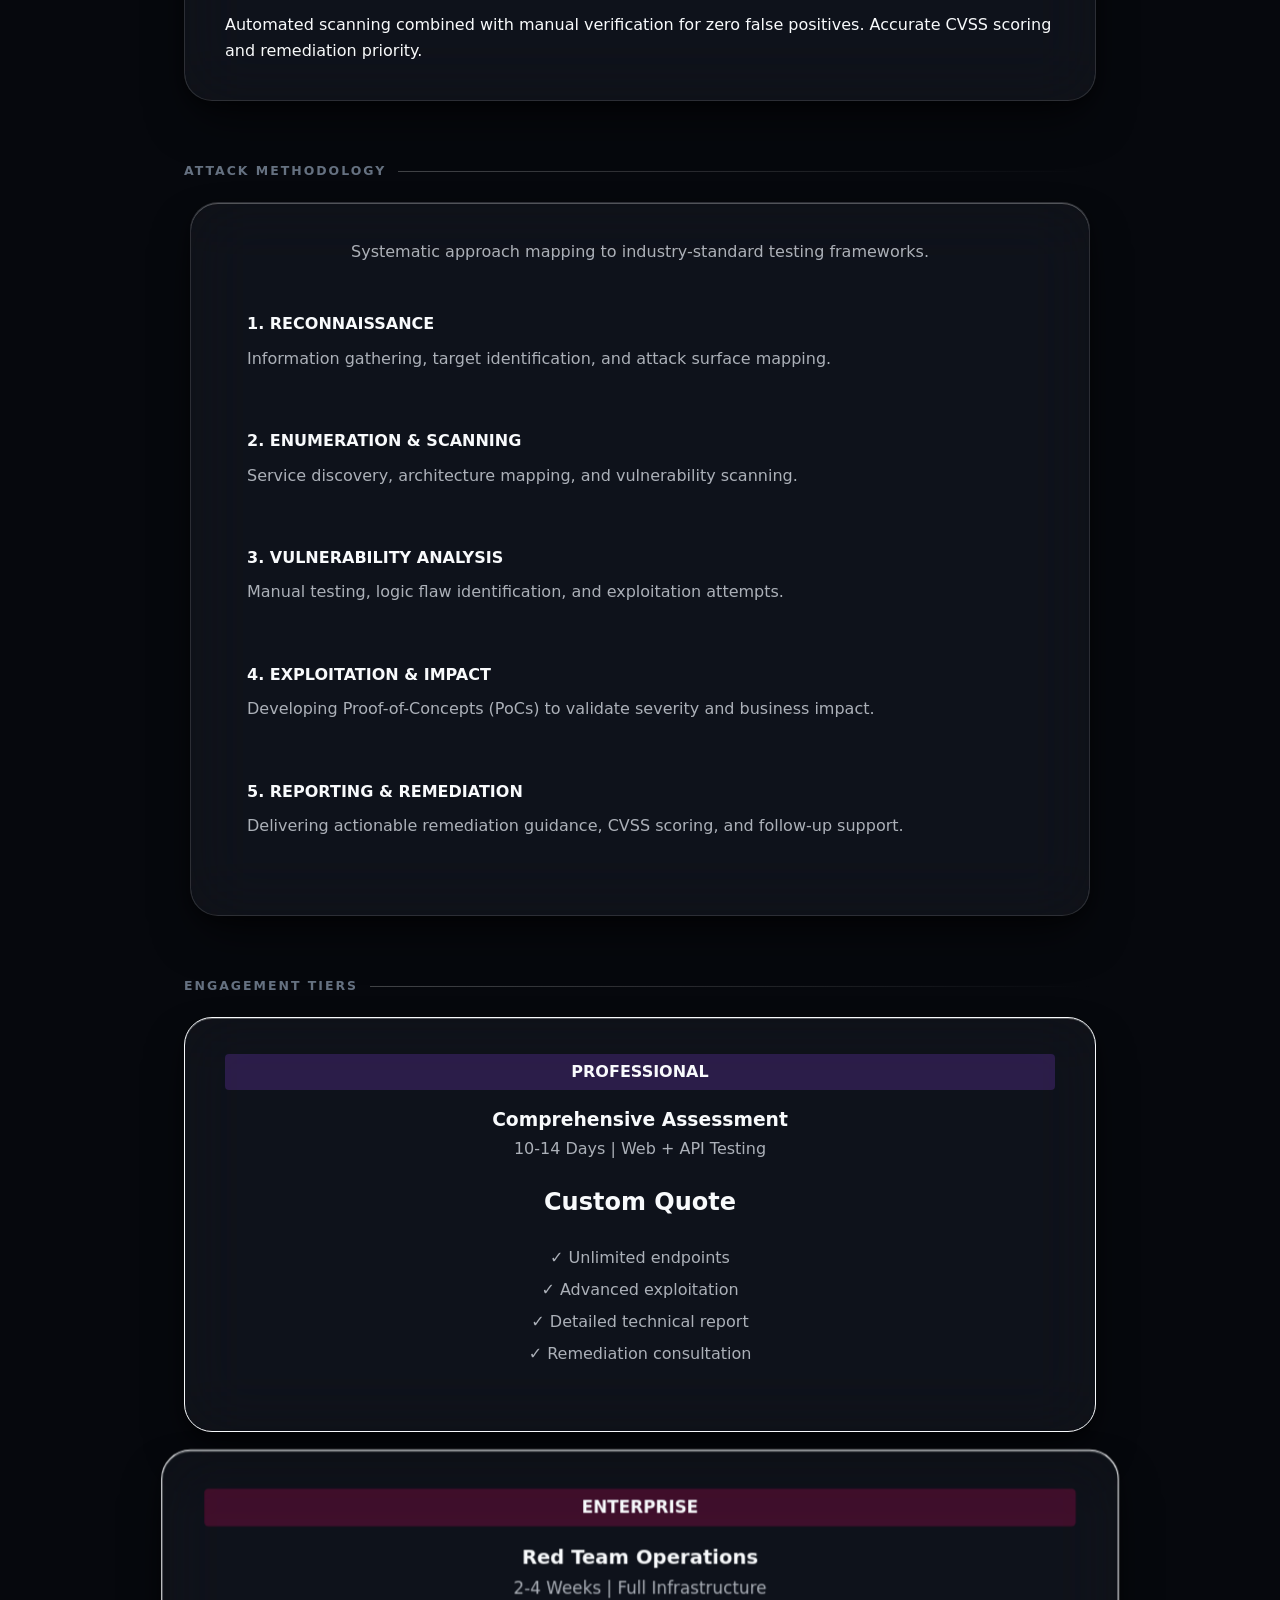
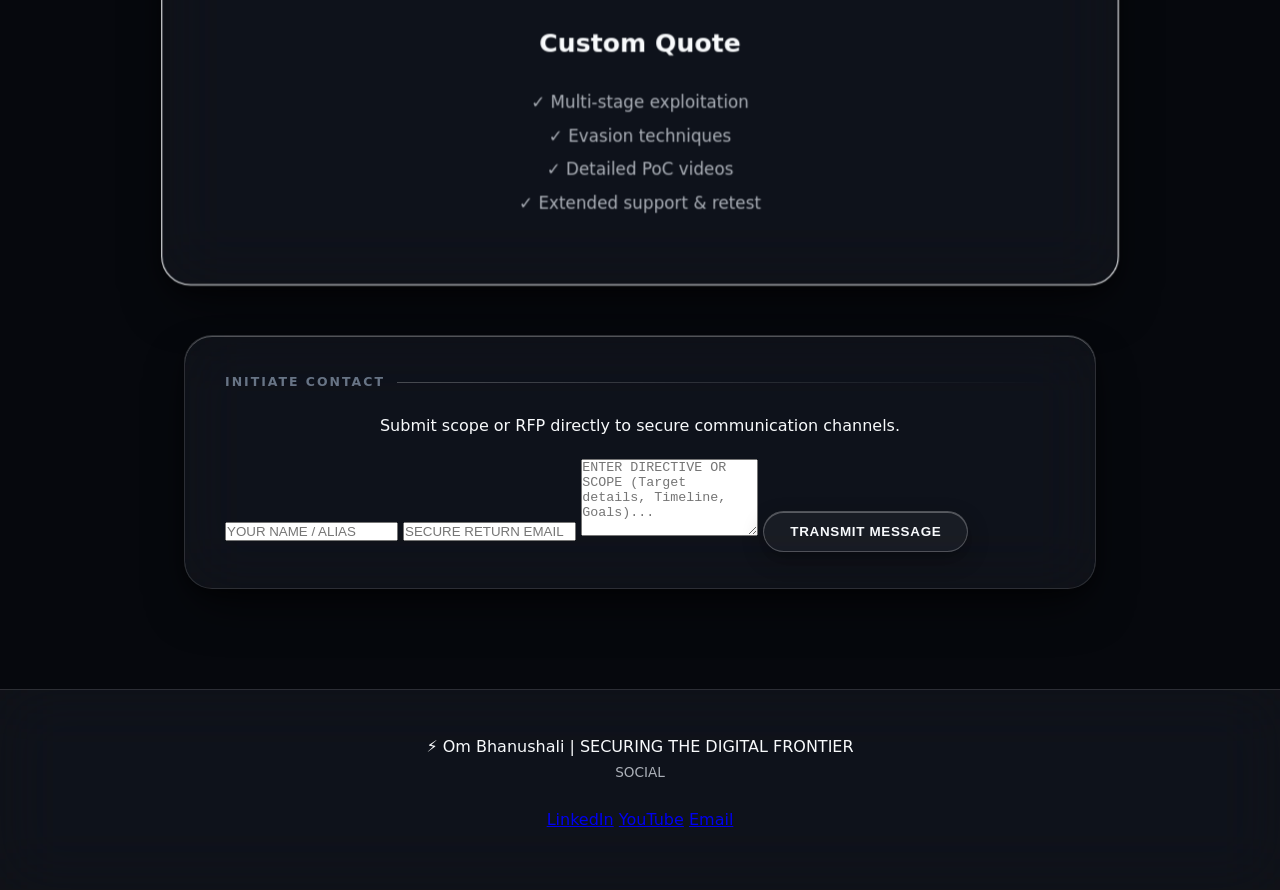
<file: services.html>
<!DOCTYPE html>
<html lang="en">
<head>
    <meta charset="UTF-8">
    <meta name="viewport" content="width=device-width, initial-scale=1.0">
    <title>Operations | Om Bhanushali</title>
    <link rel="stylesheet" href="style.css?v=7">
    <link href="https://unpkg.com/aos@2.3.1/dist/aos.css" rel="stylesheet">
</head>
<body>
    <div class="cursor-dot"></div>

    <nav class="glass-nav">
        <div class="nav-brand">Om Bhanushali</div>
        <div class="nav-links">
            <a href="index.html">ARCHIVE</a>
            <a href="services.html" class="active">OPERATIONS & CONTACT</a>
        </div>
    </nav>

    <div class="container">
        <header class="hero glass-panel text-center" data-aos="fade-down" style="min-height: auto; padding: 40px;">
            <h1 class="neon-heading">OFFENSIVE OPERATIONS</h1>
            <p class="cyber-subtitle">🎯 Comprehensive Security Testing Solutions</p>
            <p>Specialized penetration testing operations designed to identify vulnerabilities before adversaries do. From web applications to mobile platforms, I provide thorough security assessments with actionable findings.</p>
        </header>

        <h2 class="neon-heading" style="margin-top: 40px;" data-aos="fade-right">PRIMARY DIRECTIVES</h2>
        <div class="services-grid">
            <div class="glass-panel service-card" data-aos="fade-up" data-aos-delay="100">
                <h3>🌐 Web App PT</h3>
                <p style="color: var(--accent-purple); font-size: 0.9rem; margin-bottom: 10px;">OWASP Top 10 Assessment</p>
                <p>Thorough testing of web applications to identify logic flaws, IDOR, SSRF, and ATOs. Includes API security, session management, and detailed PoC demonstrations.</p>
            </div>
            <div class="glass-panel service-card" data-aos="fade-up" data-aos-delay="200">
                <h3>📱 Mobile App PT</h3>
                <p style="color: var(--accent-purple); font-size: 0.9rem; margin-bottom: 10px;">iOS & Android (eMAPT Certified)</p>
                <p>In-depth security assessment of mobile architectures. Binary analysis, Frida hooking, network interception, and insecure data storage evaluation.</p>
            </div>
            <div class="glass-panel service-card" data-aos="fade-up" data-aos-delay="300">
                <h3>🔴 Red Team Ops</h3>
                <p style="color: var(--accent-purple); font-size: 0.9rem; margin-bottom: 10px;">Adversarial Simulation</p>
                <p>Realistic attack simulations to test detection capabilities. Network recon, initial access, lateral movement, and privilege escalation attempts.</p>
            </div>
            <div class="glass-panel service-card" data-aos="fade-up" data-aos-delay="100">
                <h3>🔍 API Security</h3>
                <p style="color: var(--accent-purple); font-size: 0.9rem; margin-bottom: 10px;">REST & GraphQL</p>
                <p>Endpoint enumeration, auth bypass testing, rate limit evaluation, and data exposure assessment.</p>
            </div>
            <div class="glass-panel service-card" data-aos="fade-up" data-aos-delay="200">
                <h3>☁️ Cloud Security</h3>
                <p style="color: var(--accent-purple); font-size: 0.9rem; margin-bottom: 10px;">AWS, Azure & GCP</p>
                <p>IAM policy analysis, storage bucket configurations, and privilege escalation testing within cloud-native apps.</p>
            </div>
            <div class="glass-panel service-card" data-aos="fade-up" data-aos-delay="300">
                <h3>📋 Vuln Triage</h3>
                <p style="color: var(--accent-purple); font-size: 0.9rem; margin-bottom: 10px;">Scanning & Validation</p>
                <p>Automated scanning combined with manual verification for zero false positives. Accurate CVSS scoring and remediation priority.</p>
            </div>
        </div>

        <h2 class="neon-heading" style="margin-top: 60px;" data-aos="fade-right">ATTACK METHODOLOGY</h2>
        <div class="glass-panel" data-aos="fade-up" style="max-width: 900px; margin: 0 auto;">
            <p style="color: var(--text-secondary); text-align: center; margin-bottom: 30px;">Systematic approach mapping to industry-standard testing frameworks.</p>
            
            <div style="margin: 1.5rem 0; padding: 1rem; border-left: 3px solid var(--accent-cyan);">
                <h4 style="color: var(--accent-cyan); margin-bottom: 0.5rem;">1. RECONNAISSANCE</h4>
                <p style="color: var(--text-secondary);">Information gathering, target identification, and attack surface mapping.</p>
            </div>
            <div style="margin: 1.5rem 0; padding: 1rem; border-left: 3px solid var(--accent-purple);">
                <h4 style="color: var(--accent-purple); margin-bottom: 0.5rem;">2. ENUMERATION & SCANNING</h4>
                <p style="color: var(--text-secondary);">Service discovery, architecture mapping, and vulnerability scanning.</p>
            </div>
            <div style="margin: 1.5rem 0; padding: 1rem; border-left: 3px solid var(--accent-pink);">
                <h4 style="color: var(--accent-pink); margin-bottom: 0.5rem;">3. VULNERABILITY ANALYSIS</h4>
                <p style="color: var(--text-secondary);">Manual testing, logic flaw identification, and exploitation attempts.</p>
            </div>
            <div style="margin: 1.5rem 0; padding: 1rem; border-left: 3px solid var(--accent-cyan);">
                <h4 style="color: var(--accent-cyan); margin-bottom: 0.5rem;">4. EXPLOITATION & IMPACT</h4>
                <p style="color: var(--text-secondary);">Developing Proof-of-Concepts (PoCs) to validate severity and business impact.</p>
            </div>
            <div style="margin: 1.5rem 0; padding: 1rem; border-left: 3px solid var(--accent-purple);">
                <h4 style="color: var(--accent-purple); margin-bottom: 0.5rem;">5. REPORTING & REMEDIATION</h4>
                <p style="color: var(--text-secondary);">Delivering actionable remediation guidance, CVSS scoring, and follow-up support.</p>
            </div>
        </div>

        <h2 class="neon-heading" style="margin-top: 60px;" data-aos="fade-right">ENGAGEMENT TIERS</h2>
        <div class="services-grid">
            <div class="glass-panel text-center" data-aos="fade-up" style="border-color: var(--accent-purple);">
                <div style="background: rgba(153, 69, 255, 0.2); padding: 5px; border-radius: 4px; margin-bottom: 15px; color: var(--accent-purple); font-weight: bold;">PROFESSIONAL</div>
                <h3>Comprehensive Assessment</h3>
                <p style="color: var(--text-secondary); margin-bottom: 20px;">10-14 Days | Web + API Testing</p>
                <p style="color: var(--accent-purple); font-size: 1.5rem; font-weight: bold; margin-bottom: 20px;">Custom Quote</p>
                <ul style="list-style: none; color: var(--text-secondary); margin-bottom: 25px; line-height: 2;">
                    <li>✓ Unlimited endpoints</li>
                    <li>✓ Advanced exploitation</li>
                    <li>✓ Detailed technical report</li>
                    <li>✓ Remediation consultation</li>
                </ul>
            </div>

            <div class="glass-panel text-center" data-aos="fade-up" style="border-color: var(--accent-pink); transform: scale(1.05);">
                <div style="background: rgba(255, 0, 110, 0.2); padding: 5px; border-radius: 4px; margin-bottom: 15px; color: var(--accent-pink); font-weight: bold;">ENTERPRISE</div>
                <h3>Red Team Operations</h3>
                <p style="color: var(--text-secondary); margin-bottom: 20px;">2-4 Weeks | Full Infrastructure</p>
                <p style="color: var(--accent-pink); font-size: 1.5rem; font-weight: bold; margin-bottom: 20px;">Custom Quote</p>
                <ul style="list-style: none; color: var(--text-secondary); margin-bottom: 25px; line-height: 2;">
                    <li>✓ Multi-stage exploitation</li>
                    <li>✓ Evasion techniques</li>
                    <li>✓ Detailed PoC videos</li>
                    <li>✓ Extended support & retest</li>
                </ul>
            </div>
        </div>

        <section class="glass-panel contact-section" data-aos="fade-up" style="margin-top: 60px;">
            <h2 class="neon-heading">INITIATE CONTACT</h2>
            <p class="text-center" style="margin-bottom: 20px;">Submit scope or RFP directly to secure communication channels.</p>
            
            <form action="https://formspree.io/f/xnjklklp" method="POST" class="cyber-form">
                <input type="text" name="name" placeholder="YOUR NAME / ALIAS" required>
                <input type="email" name="email" placeholder="SECURE RETURN EMAIL" required>
                <textarea name="message" placeholder="ENTER DIRECTIVE OR SCOPE (Target details, Timeline, Goals)..." rows="5" required></textarea>
                <button type="submit" class="btn">TRANSMIT MESSAGE</button>
            </form>
        </section>
    </div>

    <footer class="glass-footer">
        <p>⚡ Om Bhanushali | SECURING THE DIGITAL FRONTIER</p>
        <p style="color: var(--text-secondary); font-size: 0.85rem; margin-bottom: 1.5rem;">SOCIAL</p>
        <div class="footer-links">
            <a href="https://www.linkedin.com/in/tsxninja/" target="_blank">LinkedIn</a>
            <a href="https://www.youtube.com/@TSNINJA20" target="_blank">YouTube</a>
            <a href="mailto:ombhanushali81@rediffmail.com">Email</a>
        </div>
    </footer>

    <script src="https://unpkg.com/aos@2.3.1/dist/aos.js"></script>
    <script>
        AOS.init({ duration: 1000, once: true });
        const dot = document.querySelector('.cursor-dot');
        window.addEventListener('mousemove', (e) => {
            dot.style.transform = `translate(${e.clientX - 4}px, ${e.clientY - 4}px)`;
        });
    </script>
</body>
</html>
</file>
<file: style.css>
/* ==========================================================================
   SPATIAL UI DESIGN SYSTEM (Adaptive Cursor + Window-Leave Hide Edition)
   Author: Om Bhanushali Portfolio
   ========================================================================== */

:root {
    --bg-canvas: #06080d;
    --glass-surface: rgba(255, 255, 255, 0.045);
    --glass-surface-hover: rgba(255, 255, 255, 0.075);
    --glass-pill: rgba(255, 255, 255, 0.06);
    --glass-border: rgba(255, 255, 255, 0.12);
    --glass-border-strong: rgba(255, 255, 255, 0.24);
    --specular-top: inset 0 1px 0 0 rgba(255, 255, 255, 0.28);
    --specular-subtle: inset 0 1px 0 0 rgba(255, 255, 255, 0.15);
    --spatial-shadow: 0 24px 48px -12px rgba(0, 0, 0, 0.65), 0 4px 16px rgba(0, 0, 0, 0.4);
    --spatial-shadow-hover: 0 32px 64px -12px rgba(0, 0, 0, 0.78), 0 8px 24px rgba(0, 0, 0, 0.5);

    --text-primary: #f8fafc;
    --text-secondary: rgba(226, 232, 240, 0.74);
    --text-muted: rgba(148, 163, 184, 0.68);
    --accent-core: #c084fc;

    --cursor-bg: #ffffff;
    --cursor-border: rgba(56, 189, 248, 0.75);
    --cursor-shadow: 0 0 16px rgba(56, 189, 248, 0.8), 0 0 4px rgba(255, 255, 255, 0.95);
    --cursor-ring-border: rgba(56, 189, 248, 0.35);
    --cursor-ring-bg: rgba(56, 189, 248, 0.06);

    --spatial-blur: blur(32px) saturate(180%);
    --radius-chamber: 28px;
    --radius-card: 22px;
    --radius-pill: 9999px;
    --transition-smooth: cubic-bezier(0.22, 1, 0.36, 1);
}

[data-theme="light"] {
    --bg-canvas: #f1f5f9;
    --glass-surface: rgba(255, 255, 255, 0.75);
    --glass-surface-hover: rgba(255, 255, 255, 0.9);
    --glass-pill: rgba(0, 0, 0, 0.04);
    --glass-border: rgba(0, 0, 0, 0.08);
    --glass-border-strong: rgba(0, 0, 0, 0.16);
    --specular-top: inset 0 1px 0 0 rgba(255, 255, 255, 0.9);
    --specular-subtle: inset 0 1px 0 0 rgba(255, 255, 255, 0.6);
    --spatial-shadow: 0 20px 40px -12px rgba(0, 0, 0, 0.1), 0 2px 8px rgba(0, 0, 0, 0.05);
    --spatial-shadow-hover: 0 28px 50px -12px rgba(0, 0, 0, 0.15), 0 4px 12px rgba(0, 0, 0, 0.08);

    --text-primary: #0f172a;
    --text-secondary: rgba(51, 65, 85, 0.82);
    --text-muted: rgba(100, 116, 139, 0.75);
    --accent-core: #7c3aed;

    --cursor-bg: #0f172a;
    --cursor-border: #2563eb;
    --cursor-shadow: 0 0 12px rgba(37, 99, 235, 0.45), 0 2px 6px rgba(15, 23, 42, 0.35);
    --cursor-ring-border: rgba(37, 99, 235, 0.45);
    --cursor-ring-bg: rgba(37, 99, 235, 0.08);
}

*, *::before, *::after {
    box-sizing: border-box;
    margin: 0;
    padding: 0;
}

@media (hover: hover) and (pointer: fine) {
    html, body, *, *::before, *::after, a, button, .btn, input, textarea, select {
        cursor: none !important;
    }
}

html {
    scroll-behavior: smooth;
    -webkit-font-smoothing: antialiased;
}

body {
    background-color: var(--bg-canvas);
    color: var(--text-primary);
    font-family: -apple-system, BlinkMacSystemFont, 'SF Pro Display', 'Inter', system-ui, sans-serif;
    line-height: 1.65;
    min-height: 100vh;
    overflow-x: hidden;
    position: relative;
    transition: background-color 0.3s ease, color 0.3s ease;
}

.spatial-ambient {
    position: fixed;
    inset: 0;
    pointer-events: none;
    z-index: -1;
    overflow: hidden;
}

.ambient-orb {
    position: absolute;
    border-radius: 50%;
    filter: blur(95px);
    opacity: 0.32;
}

.orb-primary {
    width: 540px;
    height: 540px;
    background: radial-gradient(circle, rgba(226, 232, 240, 0.2), transparent 70%);
    top: -140px;
    left: 50%;
    transform: translateX(-50%);
}

.orb-secondary {
    width: 460px;
    height: 460px;
    background: radial-gradient(circle, rgba(148, 163, 184, 0.16), transparent 70%);
    bottom: 8%;
    right: -120px;
}

/* Adaptive Custom Cursor with Fade-Out Support */
.cursor-dot {
    position: fixed;
    top: 0;
    left: 0;
    width: 12px;
    height: 12px;
    background: var(--cursor-bg);
    border: 1.5px solid var(--cursor-border);
    border-radius: 50%;
    pointer-events: none;
    z-index: 99999;
    box-shadow: var(--cursor-shadow);
    will-change: transform, opacity;
    opacity: 0; /* Hidden by default until mouse moves inside */
    transition: opacity 0.2s ease, background 0.25s ease, border-color 0.25s ease, box-shadow 0.25s ease;
}

.cursor-dot::after {
    content: "";
    position: absolute;
    top: 50%;
    left: 50%;
    width: 28px;
    height: 28px;
    transform: translate(-50%, -50%);
    border-radius: 50%;
    border: 1.5px solid var(--cursor-ring-border);
    background: var(--cursor-ring-bg);
    transition: border-color 0.25s ease, background 0.25s ease;
}

@media (hover: none), (pointer: coarse) {
    .cursor-dot { display: none !important; }
}

.glass-nav {
    position: sticky;
    top: 20px;
    z-index: 1000;
    max-width: 960px;
    margin: 20px auto 0;
    padding: 8px 20px;
    display: flex;
    align-items: center;
    justify-content: space-between;
    background: var(--glass-surface);
    backdrop-filter: var(--spatial-blur);
    -webkit-backdrop-filter: var(--spatial-blur);
    border: 1px solid var(--glass-border);
    border-radius: var(--radius-pill);
    box-shadow: var(--specular-top), var(--spatial-shadow);
    transition: background 0.3s ease, border-color 0.3s ease;
}

.nav-brand {
    display: inline-flex !important;
    align-items: center !important;
    text-decoration: none !important;
}

.nav-avatar {
    width: 48px !important;
    height: 48px !important;
    min-width: 48px !important;
    max-width: 48px !important;
    min-height: 48px !important;
    max-height: 48px !important;
    border-radius: 50% !important;
    object-fit: cover !important;
    border: 2px solid rgba(56, 189, 248, 0.8) !important;
    box-shadow: 0 0 16px rgba(56, 189, 248, 0.45) !important;
    transition: transform 0.3s var(--transition-smooth), box-shadow 0.3s ease !important;
    display: block !important;
}

.nav-brand:hover .nav-avatar {
    transform: scale(1.1) rotate(-3deg) !important;
    border-color: #38bdf8 !important;
    box-shadow: 0 0 24px rgba(56, 189, 248, 0.8) !important;
}

.nav-right-cluster {
    display: flex;
    align-items: center;
    gap: 10px;
}

.nav-links {
    display: flex;
    align-items: center;
    gap: 6px;
}

.nav-links a {
    color: var(--text-secondary);
    text-decoration: none;
    font-size: 0.82rem;
    font-weight: 500;
    letter-spacing: 0.04em;
    padding: 8px 16px;
    border-radius: var(--radius-pill);
    transition: all 0.25s var(--transition-smooth);
}

.nav-links a:hover {
    color: var(--text-primary);
    background: var(--glass-pill);
}

.nav-links a.active {
    color: var(--text-primary);
    background: rgba(192, 132, 252, 0.18);
    box-shadow: var(--specular-subtle);
    border: 1px solid rgba(192, 132, 252, 0.35);
}

.theme-toggle-btn {
    width: 38px;
    height: 38px;
    display: flex;
    align-items: center;
    justify-content: center;
    background: var(--glass-pill);
    border: 1px solid var(--glass-border);
    border-radius: 50%;
    color: var(--text-primary);
    cursor: pointer;
    transition: all 0.25s var(--transition-smooth);
}

.theme-toggle-btn:hover {
    background: rgba(192, 132, 252, 0.2);
    transform: scale(1.08);
}

.theme-toggle-btn svg {
    width: 18px;
    height: 18px;
    fill: currentColor;
}

.container {
    max-width: 960px;
    margin: 0 auto;
    padding: 20px 24px;
}

.text-center { text-align: center; }

.hero {
    padding: 64px 20px 40px;
    margin-bottom: 24px;
}

.glitch {
    font-size: clamp(2.4rem, 5vw, 3.6rem);
    font-weight: 700;
    letter-spacing: -0.03em;
    margin-bottom: 14px;
    background: linear-gradient(180deg, var(--text-primary) 0%, var(--text-secondary) 100%);
    -webkit-background-clip: text;
    -webkit-text-fill-color: transparent;
    text-shadow: 0 12px 32px rgba(0, 0, 0, 0.35);
}

.cyber-subtitle {
    display: inline-block;
    color: var(--text-primary);
    font-size: 0.88rem;
    font-weight: 500;
    letter-spacing: 0.02em;
    padding: 7px 18px;
    margin-bottom: 20px;
    background: var(--glass-pill);
    border: 1px solid var(--glass-border);
    border-radius: var(--radius-pill);
    box-shadow: var(--specular-subtle);
}

.hero-description {
    max-width: 680px;
    margin: 0 auto 30px;
    color: var(--text-secondary);
    font-size: 1.03rem;
    line-height: 1.7;
}

.hero-actions {
    display: flex;
    justify-content: center;
    flex-wrap: wrap;
    gap: 14px;
}

.btn {
    display: inline-flex;
    align-items: center;
    justify-content: center;
    gap: 8px;
    padding: 12px 26px;
    font-size: 0.84rem;
    font-weight: 600;
    letter-spacing: 0.05em;
    text-decoration: none;
    border-radius: var(--radius-pill) !important;
    border: 1px solid var(--glass-border-strong) !important;
    background: var(--glass-surface) !important;
    color: var(--text-primary) !important;
    box-shadow: var(--specular-top), 0 8px 20px rgba(0, 0, 0, 0.35);
    transition: transform 0.25s var(--transition-smooth), background 0.25s ease, box-shadow 0.25s ease;
}

.btn-primary {
    background: rgba(192, 132, 252, 0.18) !important;
    border-color: rgba(192, 132, 252, 0.4) !important;
    color: var(--text-primary) !important;
}

.btn-secondary {
    background: var(--glass-pill) !important;
    color: var(--text-secondary) !important;
}

.btn:hover {
    transform: translateY(-2px) scale(1.015);
    background: rgba(192, 132, 252, 0.28) !important;
    box-shadow: var(--specular-top), 0 14px 28px rgba(0, 0, 0, 0.45);
}

.glass-panel, .chamber, .spatial-card {
    position: relative;
    overflow: hidden;
    background: var(--glass-surface);
    backdrop-filter: var(--spatial-blur);
    -webkit-backdrop-filter: var(--spatial-blur);
    border: 1px solid var(--glass-border);
    border-radius: var(--radius-chamber);
    box-shadow: var(--specular-top), var(--spatial-shadow);
    padding: 36px 40px;
    margin-bottom: 28px;
    transform-style: preserve-3d;
    will-change: transform;
    transition: transform 0.55s var(--transition-smooth), background 0.35s ease, border-color 0.35s ease, box-shadow 0.35s ease;
}

.glass-panel::before, .chamber::before, .spatial-card::before {
    content: "";
    position: absolute;
    inset: 0;
    border-radius: inherit;
    background: radial-gradient(
        600px circle at var(--mouse-x, 50%) var(--mouse-y, -200px),
        rgba(192, 132, 252, 0.12),
        transparent 42%
    );
    opacity: 0;
    transition: opacity 0.35s ease;
    pointer-events: none;
    z-index: 0;
}

.glass-panel:hover::before, .chamber:hover::before, .spatial-card:hover::before {
    opacity: 1;
}

.glass-panel > *, .chamber > *, .spatial-card > * {
    position: relative;
    z-index: 1;
}

.glass-panel:hover, .chamber:hover, .spatial-card:hover {
    background: var(--glass-surface-hover);
    border-color: rgba(192, 132, 252, 0.35);
    box-shadow: var(--specular-top), var(--spatial-shadow-hover);
}

.neon-heading {
    font-size: 0.78rem;
    font-weight: 600;
    letter-spacing: 0.16em;
    text-transform: uppercase;
    color: var(--text-muted);
    margin-bottom: 20px;
    display: flex;
    align-items: center;
    gap: 12px;
}

.neon-heading::after {
    content: "";
    flex: 1;
    height: 1px;
    background: linear-gradient(90deg, var(--glass-border-strong), transparent);
}

.section-text {
    color: var(--text-secondary);
    font-size: 1rem;
    line-height: 1.75;
    margin-bottom: 14px;
}

.section-text strong { color: var(--text-primary); font-weight: 600; }

.experience-item {
    padding: 24px 26px;
    background: var(--glass-pill);
    border: 1px solid var(--glass-border);
    border-radius: 20px;
    box-shadow: var(--specular-subtle);
}

.experience-header {
    display: flex;
    flex-wrap: wrap;
    align-items: center;
    justify-content: space-between;
    gap: 10px;
    margin-bottom: 6px;
}

.experience-meta {
    font-size: 0.82rem;
    color: var(--text-muted);
    margin-bottom: 14px;
}

.role-title {
    font-size: 1.14rem;
    font-weight: 600;
    color: var(--text-primary);
}

.company-badge {
    font-size: 0.78rem;
    font-weight: 500;
    color: var(--text-secondary);
    padding: 5px 14px;
    background: var(--glass-pill);
    border: 1px solid var(--glass-border);
    border-radius: var(--radius-pill);
}

.spatial-list {
    list-style: none;
    color: var(--text-secondary);
    font-size: 0.95rem;
    line-height: 1.75;
}

.spatial-list li {
    display: flex;
    align-items: baseline;
    gap: 10px;
    margin-bottom: 8px;
}

.list-indicator { color: var(--text-primary); font-weight: 600; opacity: 0.65; }

.expertise-grid {
    display: flex;
    flex-wrap: wrap;
    gap: 10px;
    margin-top: 8px;
}

.spatial-pill {
    padding: 8px 18px;
    font-size: 0.83rem;
    font-weight: 500;
    letter-spacing: 0.03em;
    color: var(--text-primary);
    background: var(--glass-pill);
    border: 1px solid var(--glass-border);
    border-radius: var(--radius-pill);
    box-shadow: var(--specular-subtle);
    transition: all 0.25s var(--transition-smooth);
}

.spatial-pill:hover {
    background: rgba(192, 132, 252, 0.18);
    border-color: rgba(192, 132, 252, 0.45);
    transform: translateY(-2px);
}

.spatial-grid {
    display: grid;
    grid-template-columns: repeat(auto-fit, minmax(280px, 1fr));
    gap: 20px;
}

.spatial-card {
    padding: 28px 30px;
    border-radius: var(--radius-card);
    margin-bottom: 0;
    display: flex;
    flex-direction: column;
    justify-content: space-between;
}

.card-tag {
    display: inline-block;
    font-size: 0.74rem;
    font-weight: 600;
    letter-spacing: 0.06em;
    text-transform: uppercase;
    color: var(--text-muted);
    margin-bottom: 8px;
}

.card-title {
    font-size: 1.22rem;
    font-weight: 600;
    color: var(--text-primary);
    margin-bottom: 10px;
}

.card-desc {
    color: var(--text-secondary);
    font-size: 0.94rem;
    line-height: 1.68;
}

.glass-social-dock {
    display: flex;
    justify-content: center;
    align-items: center;
    gap: 12px;
    margin: 20px 0 16px;
    padding: 10px 20px;
    background: var(--glass-surface);
    backdrop-filter: var(--spatial-blur);
    border: 1px solid var(--glass-border);
    border-radius: var(--radius-pill);
    box-shadow: var(--specular-subtle), 0 12px 32px rgba(0, 0, 0, 0.2);
    max-width: fit-content;
    margin-left: auto;
    margin-right: auto;
}

.social-icon-btn {
    width: 44px;
    height: 44px;
    display: flex;
    align-items: center;
    justify-content: center;
    background: var(--glass-pill);
    border: 1px solid var(--glass-border);
    border-radius: 14px;
    color: var(--text-secondary);
    text-decoration: none;
    transition: all 0.25s var(--transition-smooth);
}

.social-icon-btn svg {
    width: 20px;
    height: 20px;
    fill: currentColor;
    transition: transform 0.25s ease;
}

.social-icon-btn:hover {
    background: rgba(192, 132, 252, 0.25);
    border-color: rgba(192, 132, 252, 0.6);
    color: var(--text-primary);
    transform: translateY(-3px);
    box-shadow: 0 8px 20px rgba(192, 132, 252, 0.35);
}

.social-icon-btn:hover svg {
    transform: scale(1.12);
}

.glass-footer {
    text-align: center;
    padding: 44px 20px 56px;
    margin-top: 52px;
    border-top: 1px solid var(--glass-border);
    background: var(--glass-surface);
    backdrop-filter: var(--spatial-blur);
}

.footer-tagline {
    font-weight: 600;
    font-size: 0.92rem;
    letter-spacing: 0.04em;
    color: var(--text-primary);
}

.footer-copy {
    color: var(--text-muted);
    font-size: 0.8rem;
    margin-top: 12px;
}

@media (max-width: 720px) {
    .glass-nav { margin: 12px 16px 0; flex-direction: column; gap: 10px; }
    .glass-panel, .chamber, .spatial-card { padding: 26px 22px; }
    .glass-social-dock { flex-wrap: wrap; max-width: 320px; }
}
</file>
